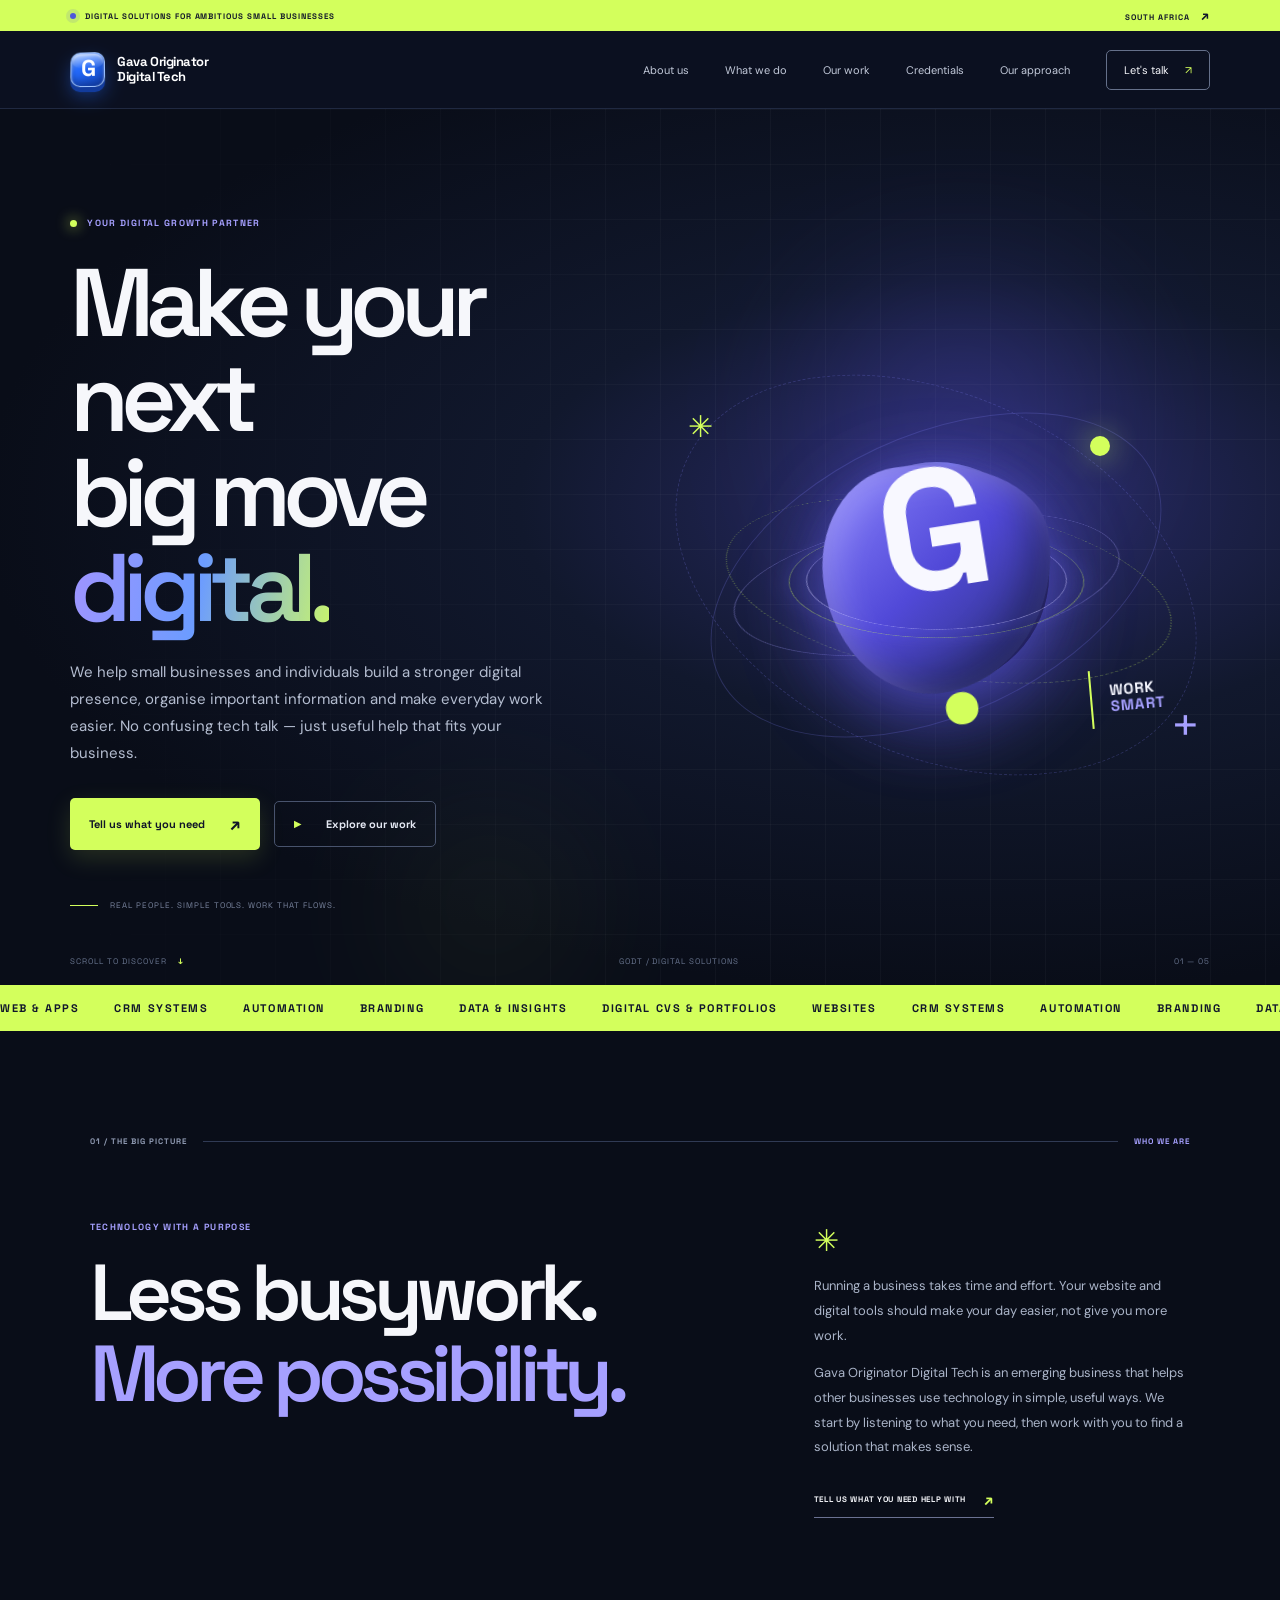
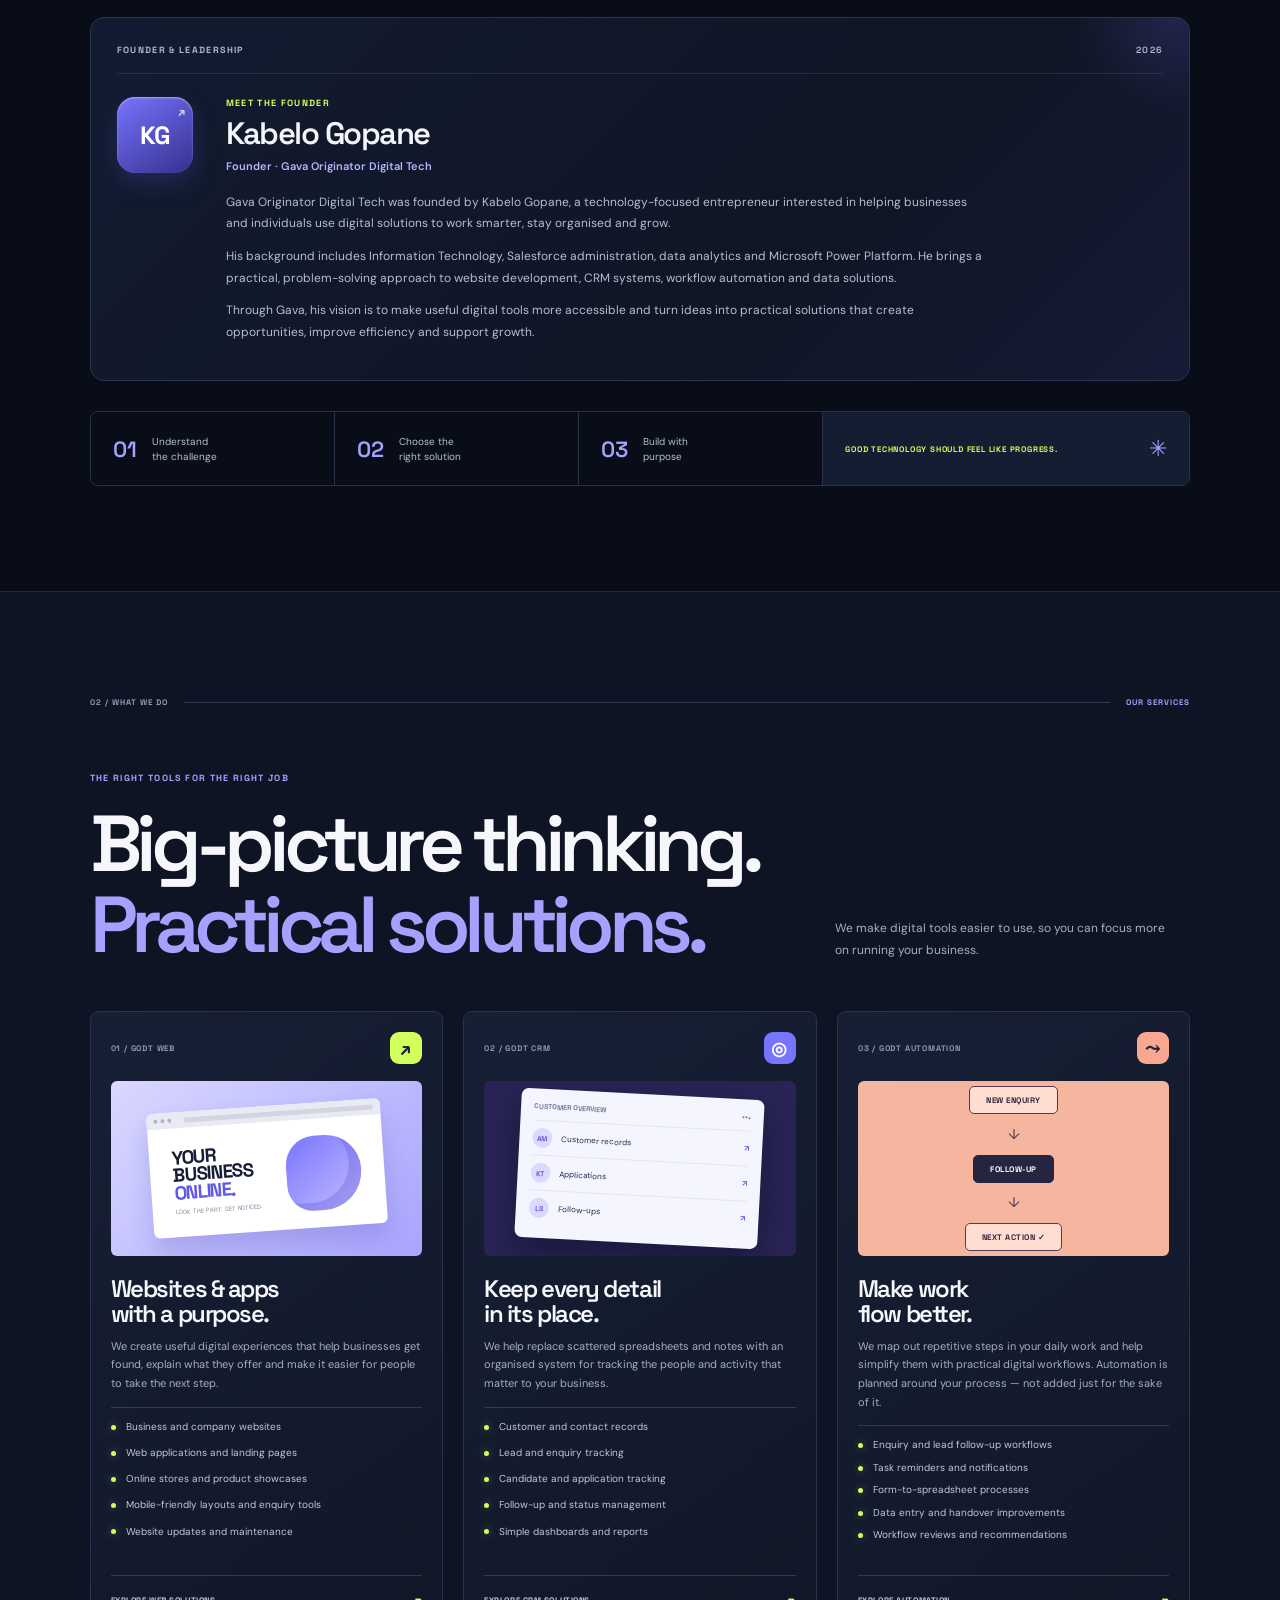
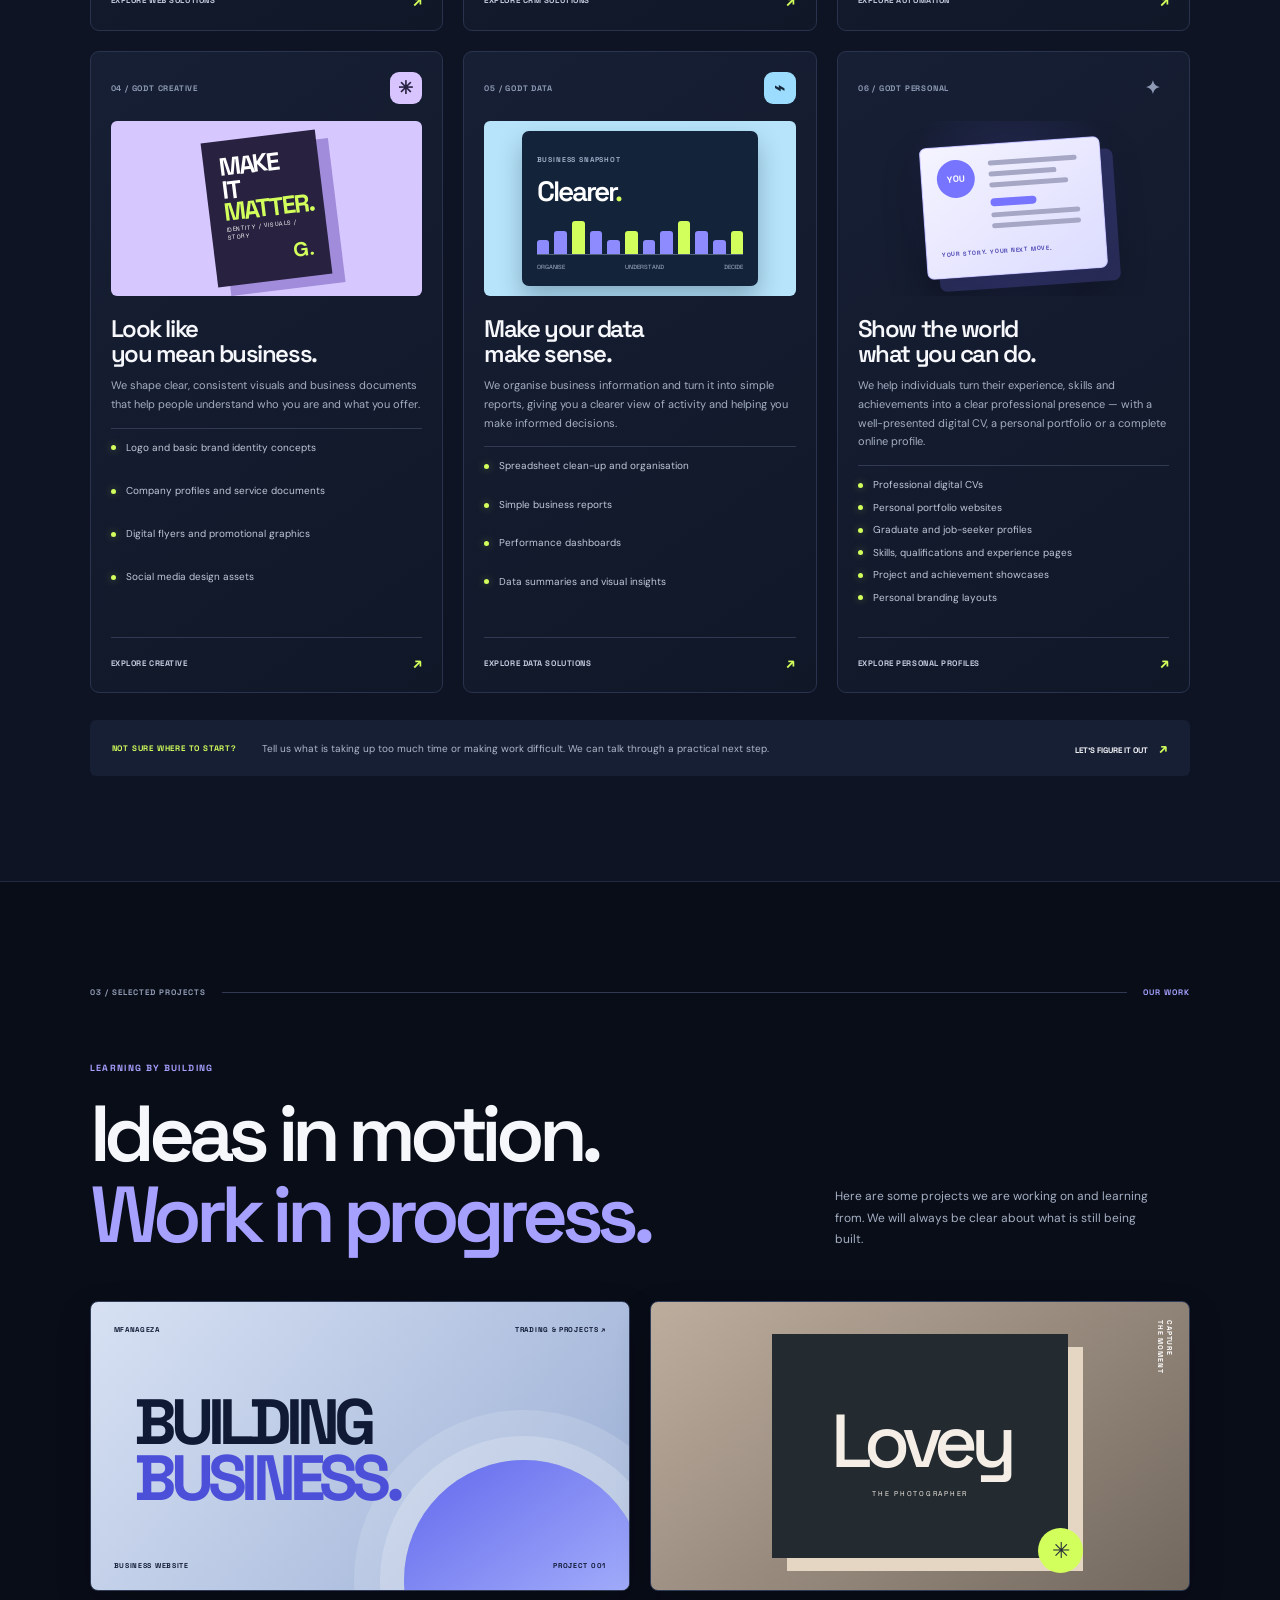
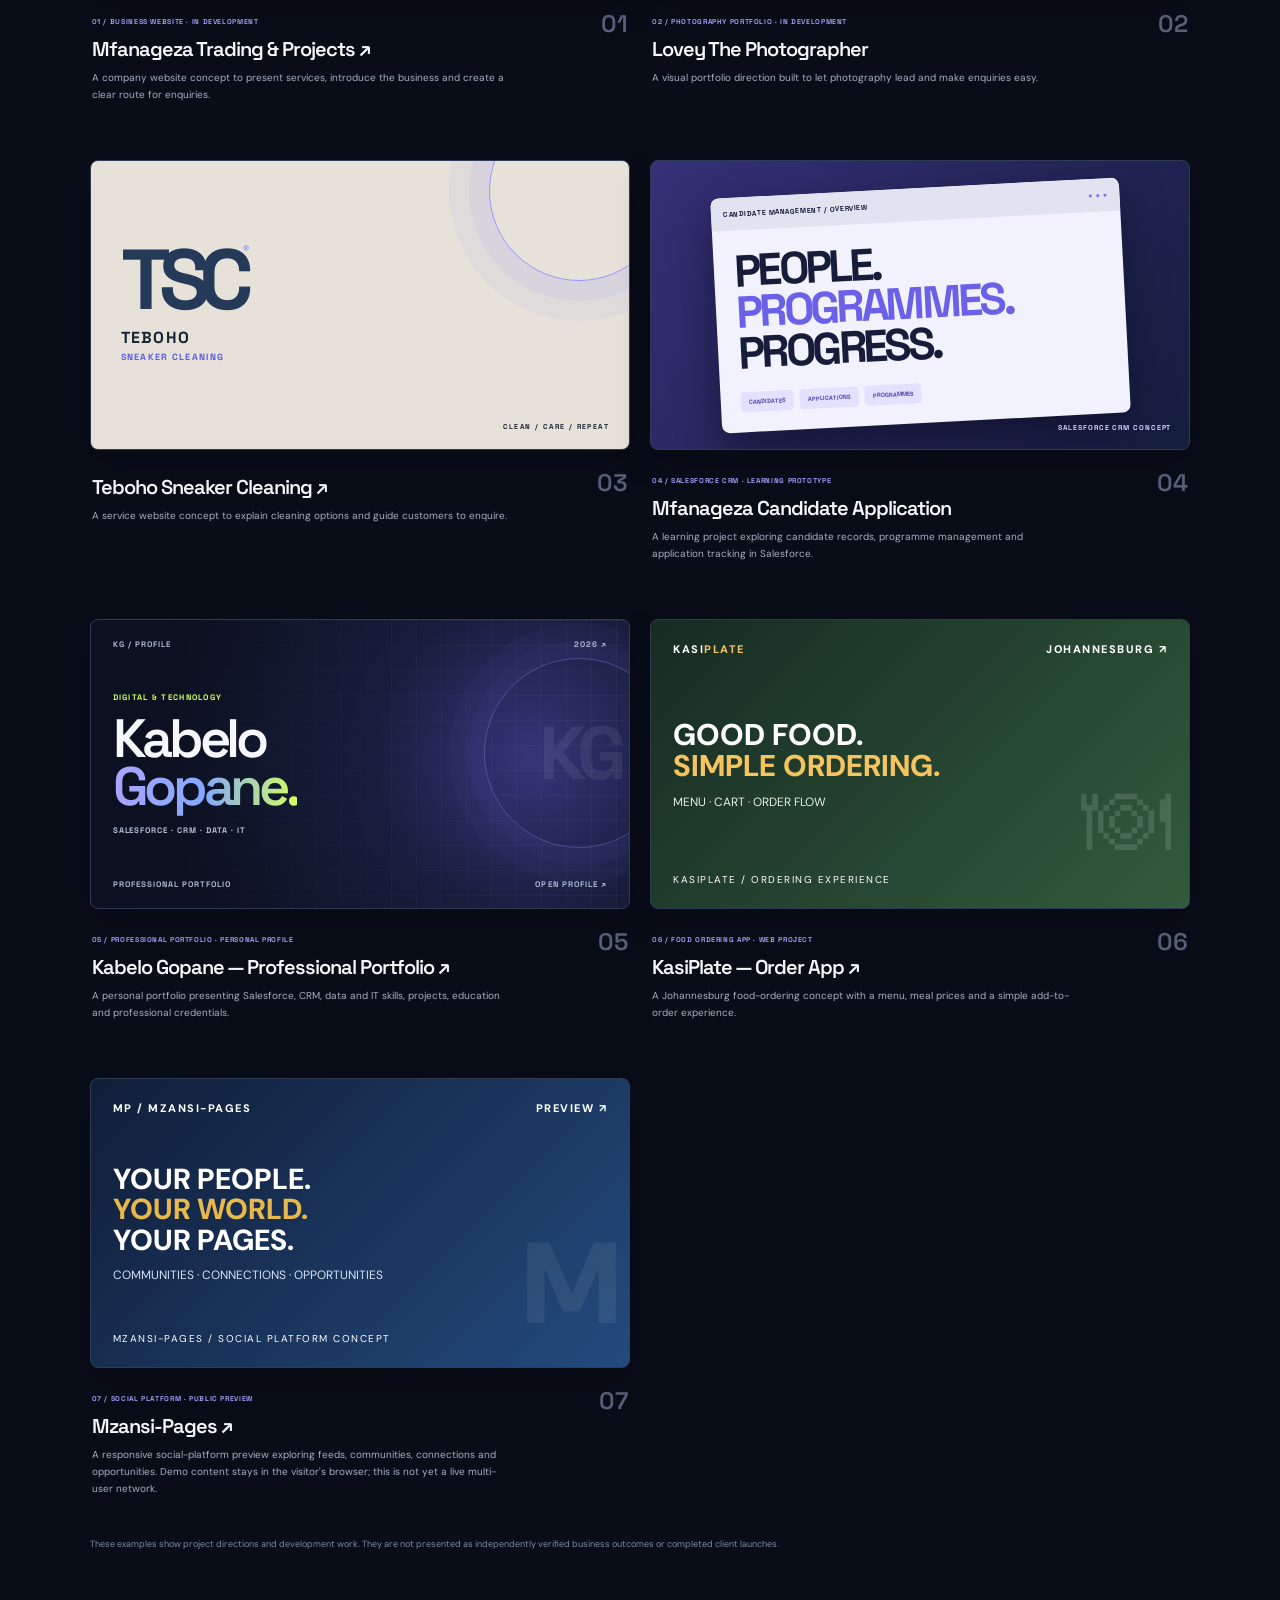
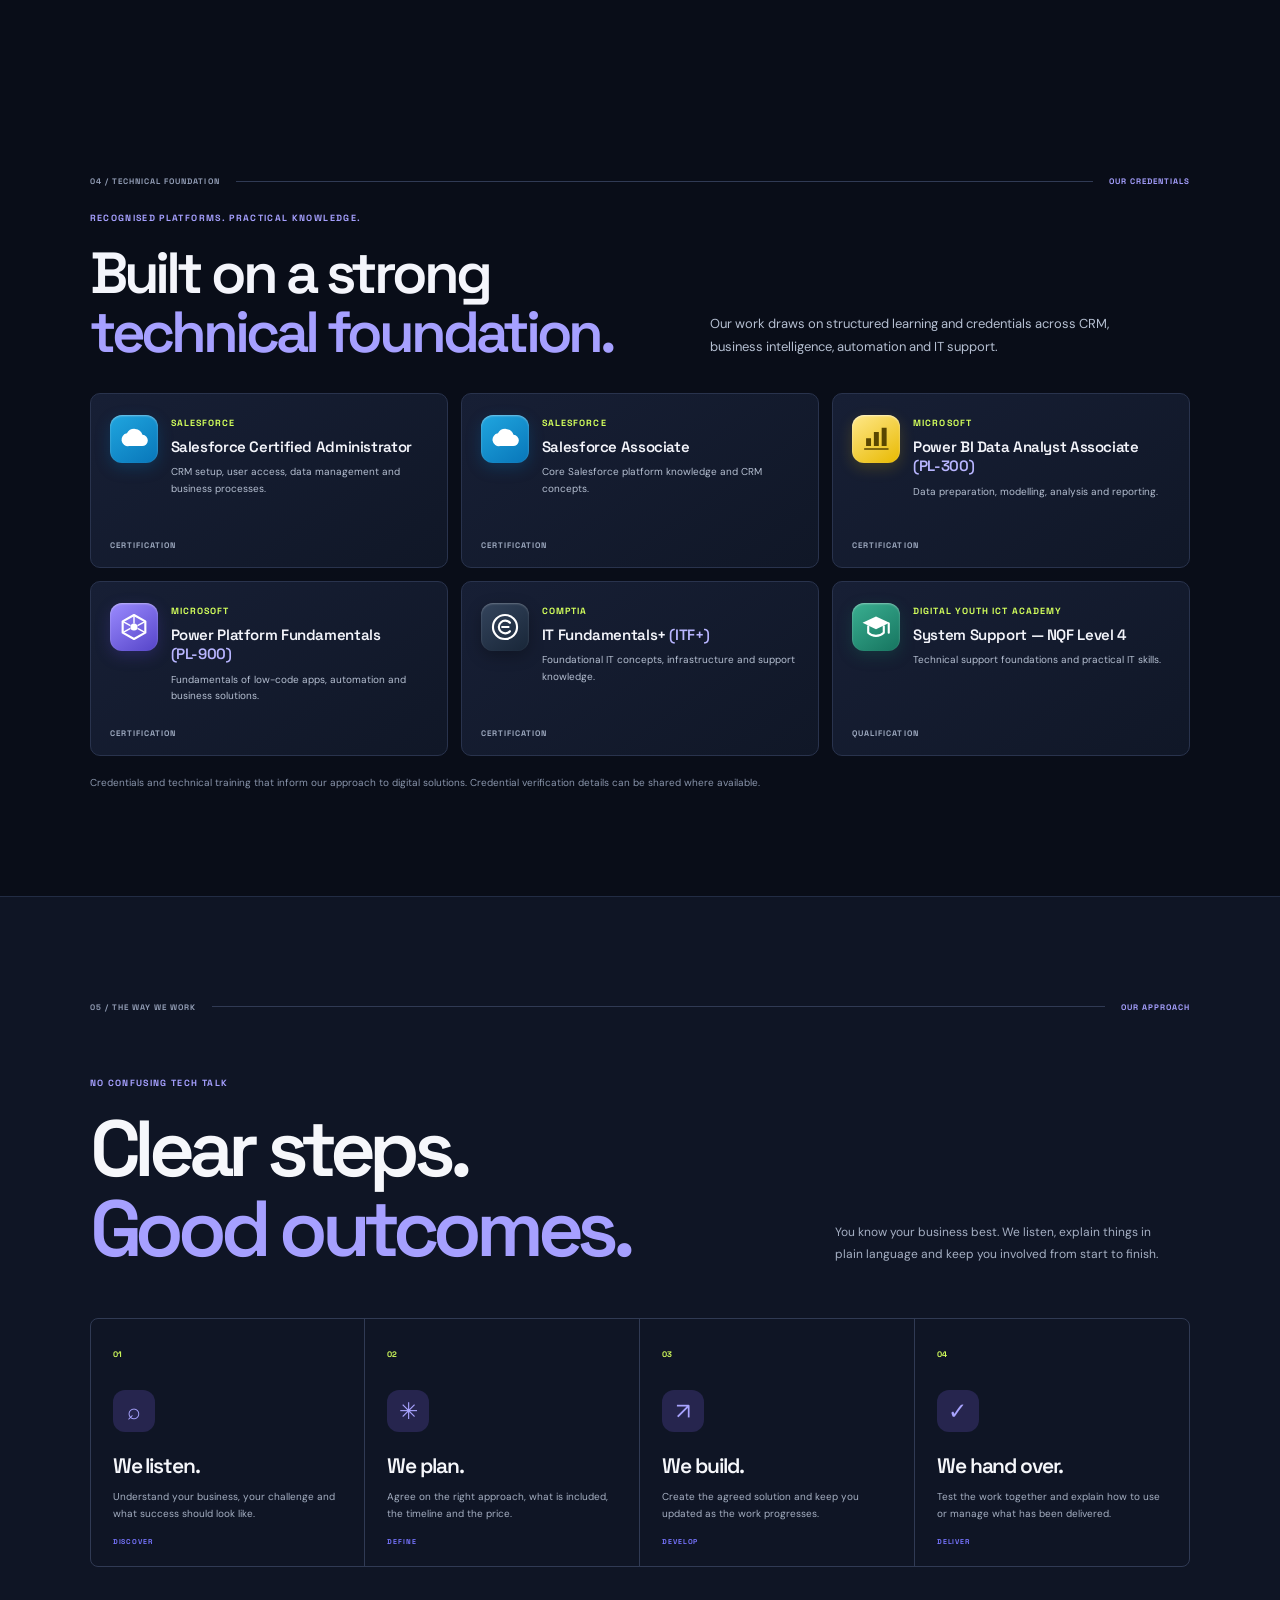
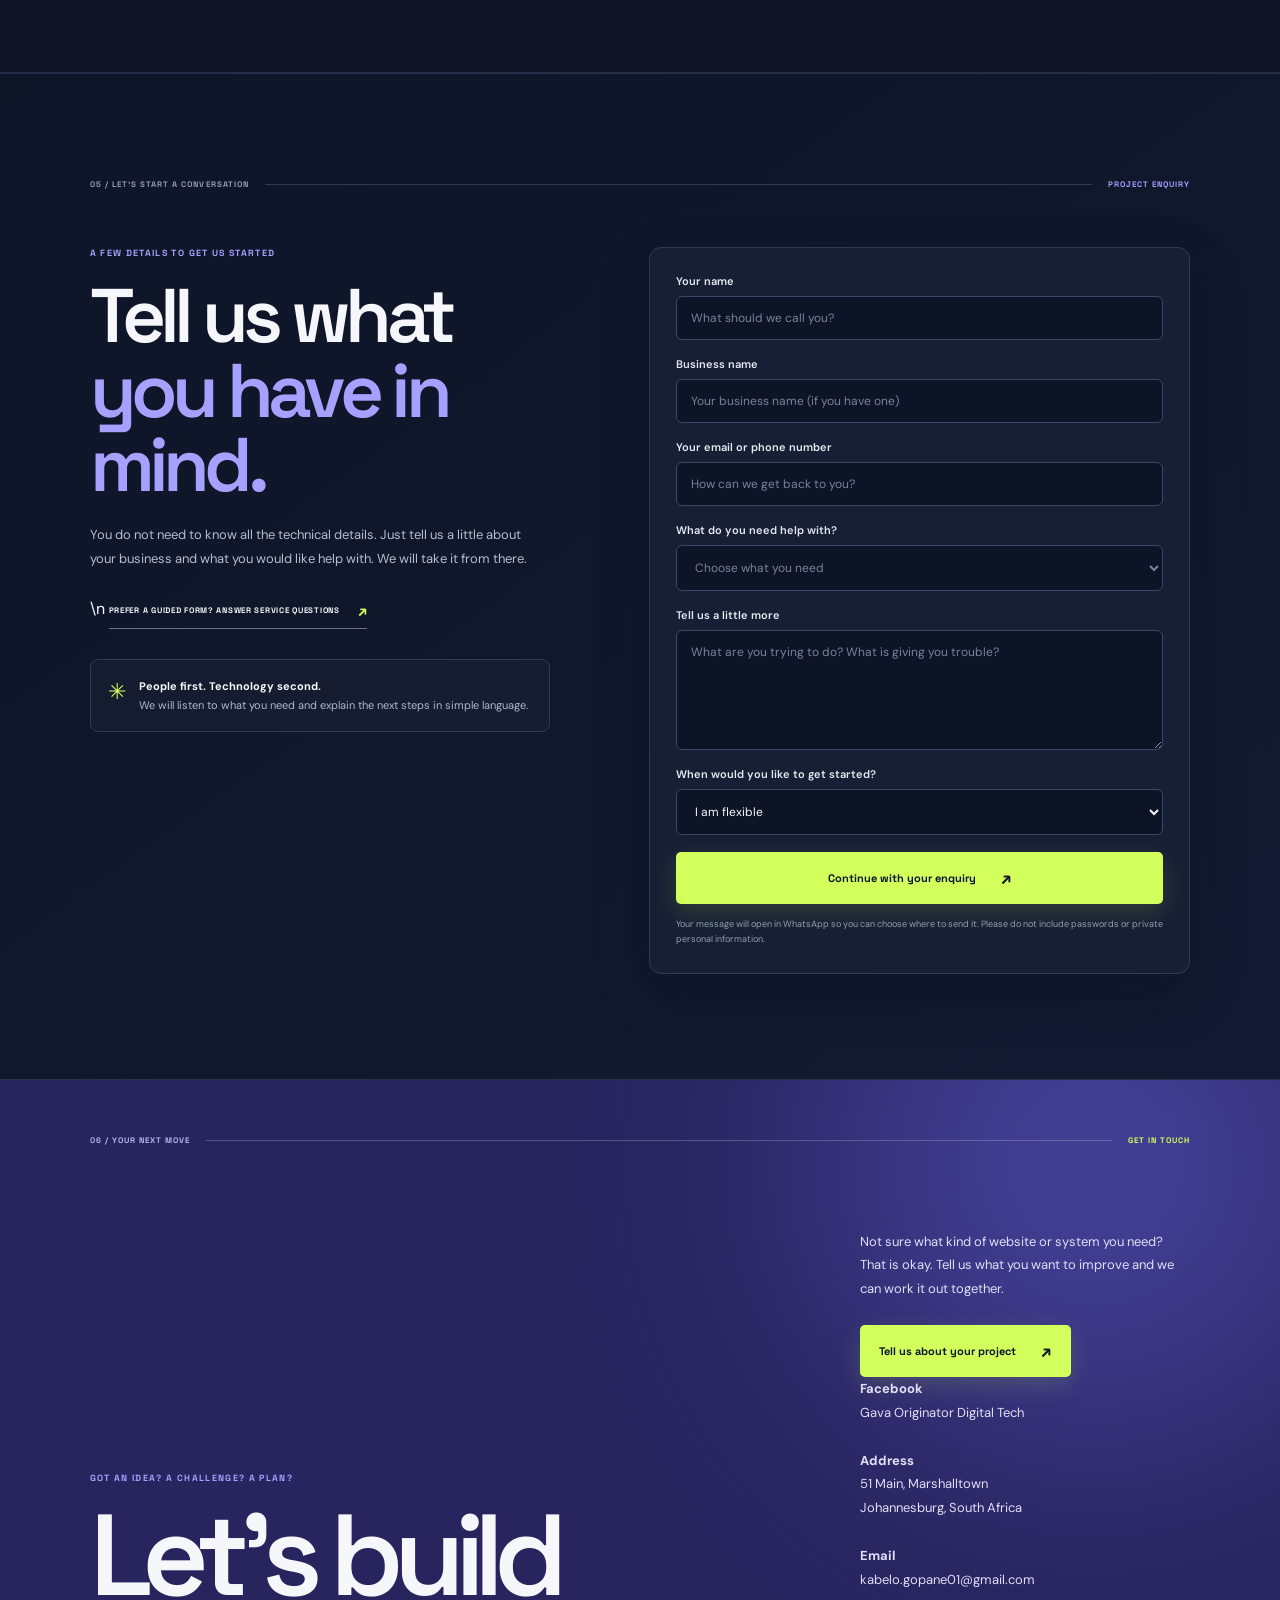
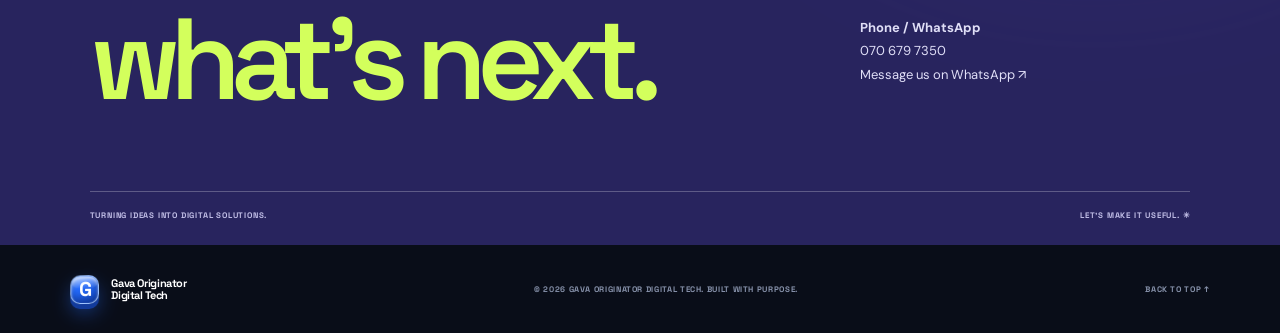
<file: index.html>
<!DOCTYPE html>
<html lang="en">
<head>
  <meta charset="UTF-8">
  <meta name="viewport" content="width=device-width, initial-scale=1">
  <meta name="description" content="Gava Originator Digital Tech helps small businesses get online, stay organised and make everyday work easier with simple digital tools.">
  <meta name="theme-color" content="#090d18">
  <title>Gava Originator Digital Tech — Work Smart.</title>
  <link rel="preconnect" href="https://fonts.googleapis.com">
  <link rel="preconnect" href="https://fonts.gstatic.com" crossorigin>
  <link href="https://fonts.googleapis.com/css2?family=DM+Sans:wght@400;500;600;700&family=Space+Grotesk:wght@400;500;600;700&display=swap" rel="stylesheet">
  <link rel="stylesheet" href="style.css?v=20261126-credentials">
</head>
<body>
  <a class="skip-link" href="#main">Skip to content</a>
  <div class="announcement"><span class="pulse"></span> DIGITAL SOLUTIONS FOR AMBITIOUS SMALL BUSINESSES <span class="announcement-right">SOUTH AFRICA <b>↗</b></span></div>
  <header class="site-header">
    <a class="brand" href="#home" aria-label="Gava Originator Digital Tech home"><span class="brand-mark" style="background:#246BFD;color:#fff">G<span style="color:#fff">.</span></span><span class="brand-name">Gava Originator<br><span>Digital Tech</span></span></a>
    <button class="menu-toggle" aria-expanded="false" aria-controls="nav" aria-label="Open menu"><span></span><span></span></button>
    <nav id="nav" class="nav" aria-label="Main navigation">
      <a href="#about">About us</a><a href="#services">What we do</a><a href="#work">Our work</a><a href="#credentials">Credentials</a><a href="#process">Our approach</a>
      <a class="nav-cta" href="#contact">Let's talk <span>↗</span></a>
    </nav>
  </header>

  <main id="main">
    <section class="hero" id="home">
      <div class="hero-glow glow-a"></div><div class="hero-glow glow-b"></div>
      <div class="hero-grid">
        <div class="hero-content">
          <div class="eyebrow"><span class="eyebrow-dot"></span> YOUR DIGITAL GROWTH PARTNER</div>
          <h1>Make your next<br>big move <span class="gradient-text">digital.</span></h1>
          <p class="hero-lead">We help small businesses and individuals build a stronger digital presence, organise important information and make everyday work easier. No confusing tech talk — just useful help that fits your business.</p>
          <div class="hero-buttons"><a class="btn btn-lime" href="#project-form">Tell us what you need <span>↗</span></a><a class="btn btn-ghost" href="#work"><span class="play-icon">▶</span> Explore our work</a></div>
          <div class="hero-note"><span class="note-line"></span><span>REAL PEOPLE. SIMPLE TOOLS. WORK THAT FLOWS.</span></div>
        </div>
        <div class="hero-visual" aria-label="Abstract GODT brand artwork">
          <div class="visual-orbit orbit-a"></div><div class="visual-orbit orbit-b"></div>
          
          <div class="hero-artwork" aria-hidden="true">
            <div class="art-ring art-ring-one"></div>
            <div class="art-ring art-ring-two"></div>
            <div class="art-glow"></div>
            <div class="art-core"><div class="art-monogram">G<span>.</span></div></div>
            <div class="art-orbit-dot"></div>
            <div class="art-caption">WORK<br><span>SMART</span></div>
          </div>
          <div class="visual-cross cross-one">✳</div><div class="visual-cross cross-two">+</div>
        </div>
      </div>
      <div class="hero-bottomline"><span>SCROLL TO DISCOVER <b>↓</b></span><span>GODT / DIGITAL SOLUTIONS</span><span>01 — 05</span></div>
    </section>

    <section class="ticker" aria-label="Gava Originator Digital Tech services"><div class="ticker-track"><span>WEB & APPS</span><span>CRM SYSTEMS</span><span>AUTOMATION</span><span>BRANDING</span><span>DATA & INSIGHTS</span><span>DIGITAL CVS & PORTFOLIOS</span><span>WEBSITES</span><span>CRM SYSTEMS</span><span>AUTOMATION</span><span>BRANDING</span><span>DATA & INSIGHTS</span></div></section>

    <section class="intro section-wrap" id="about">
      <div class="section-kicker"><span>01 / THE BIG PICTURE</span><span class="kicker-line"></span><span>WHO WE ARE</span></div>
      <div class="intro-layout">
        <div><p class="mini-label">TECHNOLOGY WITH A PURPOSE</p><h2>Less busywork.<br><span class="text-purple">More possibility.</span></h2></div>
        <div class="intro-text"><div class="intro-symbol">✳</div><p>Running a business takes time and effort. Your website and digital tools should make your day easier, not give you more work.</p><p>Gava Originator Digital Tech is an emerging business that helps other businesses use technology in simple, useful ways. We start by listening to what you need, then work with you to find a solution that makes sense.</p><a class="arrow-link" href="#contact">TELL US WHAT YOU NEED HELP WITH <span>↗</span></a></div>
      </div>

      <div class="founder-profile">
        <div class="founder-profile-label"><span>FOUNDER & LEADERSHIP</span><span>2026</span></div>
        <div class="founder-profile-content">
          <div class="founder-initials" aria-hidden="true">KG<span>↗</span></div>
          <div class="founder-profile-copy">
            <p class="mini-label">MEET THE FOUNDER</p>
            <h3>Kabelo Gopane</h3>
            <p class="founder-role">Founder · Gava Originator Digital Tech</p>
            <p>Gava Originator Digital Tech was founded by Kabelo Gopane, a technology-focused entrepreneur interested in helping businesses and individuals use digital solutions to work smarter, stay organised and grow.</p>
            <p>His background includes Information Technology, Salesforce administration, data analytics and Microsoft Power Platform. He brings a practical, problem-solving approach to website development, CRM systems, workflow automation and data solutions.</p>
            <p>Through Gava, his vision is to make useful digital tools more accessible and turn ideas into practical solutions that create opportunities, improve efficiency and support growth.</p>
          </div>
        </div>
      </div>

      <div class="value-strip"><div><b>01</b><span>Understand<br>the challenge</span></div><div><b>02</b><span>Choose the<br>right solution</span></div><div><b>03</b><span>Build with<br>purpose</span></div><div class="value-highlight"><span>GOOD TECHNOLOGY SHOULD FEEL LIKE PROGRESS.</span><span>✳</span></div></div>
    </section>

    <section class="services section-wrap" id="services">
      <div class="section-kicker"><span>02 / WHAT WE DO</span><span class="kicker-line"></span><span>OUR SERVICES</span></div>
      <div class="section-title-row"><div><p class="mini-label">THE RIGHT TOOLS FOR THE RIGHT JOB</p><h2>Big-picture thinking.<br><span class="text-purple">Practical solutions.</span></h2></div><p>We make digital tools easier to use, so you can focus more on running your business.</p></div>
      <div class="service-cards">
        <article class="service-card" data-service-link="services.html#web" tabindex="0" role="link" aria-label="Read more about websites and applications"><div class="card-top"><span>01 / GODT WEB</span><span class="service-icon icon-web">↗</span></div><div class="service-graphic web-graphic"><div class="browser-ui"><div class="browser-bar"><i></i><i></i><i></i><span></span></div><div class="browser-content"><div class="browser-copy"><b>YOUR<br>BUSINESS<br><em>ONLINE.</em></b><small>LOOK THE PART. GET NOTICED.</small></div><div class="browser-shape"></div></div></div></div><h3>Websites & apps<br>with a purpose.</h3><p>We create useful digital experiences that help businesses get found, explain what they offer and make it easier for people to take the next step.</p><ul class="service-details"><li>Business and company websites</li><li>Web applications and landing pages</li><li>Online stores and product showcases</li><li>Mobile-friendly layouts and enquiry tools</li><li>Website updates and maintenance</li></ul><a href="services.html#web" class="card-link">EXPLORE WEB SOLUTIONS <span>↗</span></a></article>
        <article class="service-card" data-service-link="services.html#crm" tabindex="0" role="link" aria-label="Read more about CRM systems"><div class="card-top"><span>02 / GODT CRM</span><span class="service-icon icon-crm">◎</span></div><div class="service-graphic crm-graphic"><div class="crm-widget"><div class="widget-head">CUSTOMER OVERVIEW <span>•••</span></div><div class="widget-row"><i>AM</i><span>Customer records</span><b>↗</b></div><div class="widget-row"><i>KT</i><span>Applications</span><b>↗</b></div><div class="widget-row"><i>LS</i><span>Follow-ups</span><b>↗</b></div></div></div><h3>Keep every detail<br>in its place.</h3><p>We help replace scattered spreadsheets and notes with an organised system for tracking the people and activity that matter to your business.</p><ul class="service-details"><li>Customer and contact records</li><li>Lead and enquiry tracking</li><li>Candidate and application tracking</li><li>Follow-up and status management</li><li>Simple dashboards and reports</li></ul><a href="services.html#crm" class="card-link">EXPLORE CRM SOLUTIONS <span>↗</span></a></article>
        <article class="service-card" data-service-link="services.html#automation" tabindex="0" role="link" aria-label="Read more about automation"><div class="card-top"><span>03 / GODT AUTOMATION</span><span class="service-icon icon-auto">⤳</span></div><div class="service-graphic auto-graphic"><div class="flow-node">NEW ENQUIRY</div><div class="flow-line">↓</div><div class="flow-node flow-active">FOLLOW-UP</div><div class="flow-line">↓</div><div class="flow-node">NEXT ACTION <span>✓</span></div></div><h3>Make work<br>flow better.</h3><p>We map out repetitive steps in your daily work and help simplify them with practical digital workflows. Automation is planned around your process — not added just for the sake of it.</p><ul class="service-details"><li>Enquiry and lead follow-up workflows</li><li>Task reminders and notifications</li><li>Form-to-spreadsheet processes</li><li>Data entry and handover improvements</li><li>Workflow reviews and recommendations</li></ul><a href="services.html#automation" class="card-link">EXPLORE AUTOMATION <span>↗</span></a></article>
        <article class="service-card" data-service-link="services.html#creative" tabindex="0" role="link" aria-label="Read more about creative and branding"><div class="card-top"><span>04 / GODT CREATIVE</span><span class="service-icon icon-creative">✳</span></div><div class="service-graphic creative-graphic"><div class="creative-poster"><span>MAKE<br>IT <i>MATTER.</i></span><small>IDENTITY / VISUALS / STORY</small><b>G.</b></div></div><h3>Look like<br>you mean business.</h3><p>We shape clear, consistent visuals and business documents that help people understand who you are and what you offer.</p><ul class="service-details"><li>Logo and basic brand identity concepts</li><li>Company profiles and service documents</li><li>Digital flyers and promotional graphics</li><li>Social media design assets</li></ul><a href="services.html#creative" class="card-link">EXPLORE CREATIVE <span>↗</span></a></article>
        <article class="service-card" data-service-link="services.html#data" tabindex="0" role="link" aria-label="Read more about data and reporting"><div class="card-top"><span>05 / GODT DATA</span><span class="service-icon icon-data">⌁</span></div><div class="service-graphic data-graphic"><div class="data-card"><small>BUSINESS SNAPSHOT</small><div class="data-number">Clearer<span>.</span></div><div class="data-chart"><i></i><i></i><i></i><i></i><i></i><i></i><i></i><i></i><i></i><i></i><i></i><i></i></div><div class="data-legend"><span>ORGANISE</span><span>UNDERSTAND</span><span>DECIDE</span></div></div></div><h3>Make your data<br>make sense.</h3><p>We organise business information and turn it into simple reports, giving you a clearer view of activity and helping you make informed decisions.</p><ul class="service-details"><li>Spreadsheet clean-up and organisation</li><li>Simple business reports</li><li>Performance dashboards</li><li>Data summaries and visual insights</li></ul><a href="services.html#data" class="card-link">EXPLORE DATA SOLUTIONS <span>↗</span></a></article>
      
        <article class="service-card" data-service-link="services.html#personal" tabindex="0" role="link" aria-label="Read more about personal digital profiles"><div class="card-top"><span>06 / GODT PERSONAL</span><span class="service-icon icon-personal">✦</span></div><div class="service-graphic personal-graphic"><div class="cv-sheet"><div class="cv-avatar">YOU</div><div class="cv-lines"><i></i><i></i><i></i><b></b><i></i><i></i></div><div class="cv-label">YOUR STORY. YOUR NEXT MOVE.</div></div></div><h3>Show the world<br>what you can do.</h3><p>We help individuals turn their experience, skills and achievements into a clear professional presence — with a well-presented digital CV, a personal portfolio or a complete online profile.</p><ul class="service-details"><li>Professional digital CVs</li><li>Personal portfolio websites</li><li>Graduate and job-seeker profiles</li><li>Skills, qualifications and experience pages</li><li>Project and achievement showcases</li><li>Personal branding layouts</li></ul><a href="personal-profiles.html" class="card-link">EXPLORE PERSONAL PROFILES <span>↗</span></a></article>
      </div>
      <div class="services-note"><span>NOT SURE WHERE TO START?</span><p>Tell us what is taking up too much time or making work difficult. We can talk through a practical next step.</p><a href="#project-form">LET'S FIGURE IT OUT <b>↗</b></a></div>
    </section>

    <section class="work section-wrap" id="work">
      <div class="section-kicker"><span>03 / SELECTED PROJECTS</span><span class="kicker-line"></span><span>OUR WORK</span></div>
      <div class="section-title-row"><div><p class="mini-label">LEARNING BY BUILDING</p><h2>Ideas in motion.<br><span class="text-purple">Work in progress.</span></h2></div><p>Here are some projects we are working on and learning from. We will always be clear about what is still being built.</p></div>
      <div class="work-grid">
        <article class="work-card work-large"><a class="project-preview-link" href="https://kabelogopane.github.io/Mfanageza-Trading-and-Projects/" target="_blank" rel="noopener noreferrer" aria-label="Open Mfanageza Trading and Projects website"><div class="work-preview preview-mfan"><div class="preview-top"><span>MFANAGEZA</span><span>TRADING & PROJECTS ↗</span></div><div class="preview-main">BUILDING<br><span>BUSINESS.</span></div><div class="preview-bottom"><span>BUSINESS WEBSITE</span><span>PROJECT 001</span></div><div class="preview-orb"></div></div></a><div class="work-info"><div><span class="project-type">01 / BUSINESS WEBSITE · IN DEVELOPMENT</span><h3><a class="project-title-link" href="https://kabelogopane.github.io/Mfanageza-Trading-and-Projects/" target="_blank" rel="noopener noreferrer">Mfanageza Trading & Projects ↗</a></h3><p>A company website concept to present services, introduce the business and create a clear route for enquiries.</p></div><span class="work-index">01</span></div></article>
        <article class="work-card"><a class="project-preview-link" href="https://kabelogopane.github.io/Lovey-The-Photographer/" target="_blank" rel="noopener noreferrer" aria-label="Open Lovey The Photographer website"><div class="work-preview preview-lovey"><div class="photo-frame"><span class="photo-script">Lovey</span><span>THE PHOTOGRAPHER</span><i>✳</i></div><div class="preview-corner">CAPTURE<br>THE MOMENT</div></div></a><div class="work-info"><div><span class="project-type">02 / PHOTOGRAPHY PORTFOLIO · IN DEVELOPMENT</span><h3><a class="project-title-link" href="https://kabelogopane.github.io/Lovey-The-Photographer/" target="_blank" rel="noopener noreferrer">Lovey The Photographer</a></h3><p>A visual portfolio direction built to let photography lead and make enquiries easy.</p></div><span class="work-index">02</span></div></article>
        <article class="work-card"><a class="project-preview-link" href="https://kabelogopane.github.io/TSC/" target="_blank" rel="noopener noreferrer" aria-label="Open Teboho Sneaker Cleaning website"><a class="project-preview-link" href="https://kabelogopane.github.io/Mfanageza-Trading-Projects-CRM-Solution/" target="_blank" rel="noopener noreferrer" aria-label="Open Mfanageza Candidate Application app"><div class="work-preview preview-tsc"><div class="tsc-badge">TSC<span>®</span></div><div class="tsc-name">TEBOHO<br><i>SNEAKER CLEANING</i></div><div class="tsc-bottom">CLEAN / CARE / REPEAT</div><div class="tsc-circle"></div></a></div></a><div class="work-info"><div><h3><a class="project-title-link" href="https://kabelogopane.github.io/TSC/" target="_blank" rel="noopener noreferrer">Teboho Sneaker Cleaning ↗</a></h3><p>A service website concept to explain cleaning options and guide customers to enquire.</p></div><span class="work-index">03</span></div></article>
        <article class="work-card work-large"><div class="work-preview preview-crm"><div class="crm-window"><div class="crm-window-head">CANDIDATE MANAGEMENT / OVERVIEW <span>● ● ●</span></div><div class="crm-window-body"><div class="crm-big">PEOPLE.<br><em>PROGRAMMES.</em><br>PROGRESS.</div><div class="crm-pills"><span>CANDIDATES</span><span>APPLICATIONS</span><span>PROGRAMMES</span></div></div></div><div class="crm-caption">SALESFORCE CRM CONCEPT</div></div><div class="work-info"><div><span class="project-type">04 / SALESFORCE CRM · LEARNING PROTOTYPE</span><h3><a class="project-title-link" href="https://kabelogopane.github.io/Mfanageza-Trading-Projects-CRM-Solution/" target="_blank" rel="noopener noreferrer">Mfanageza Candidate Application</a></h3><p>A learning project exploring candidate records, programme management and application tracking in Salesforce.</p></div><span class="work-index">04</span></div></article>
        <article class="work-card">
          <a class="project-preview-link" href="https://kabelogopane.github.io/My-Portfolio-2/" target="_blank" rel="noopener noreferrer" aria-label="Open Kabelo Gopane professional portfolio">
            <div class="work-preview preview-portfolio">
              <div class="portfolio-preview-top"><span>KG / PROFILE</span><span>2026 ↗</span></div>
              <div class="portfolio-preview-main"><span class="portfolio-preview-kicker">DIGITAL & TECHNOLOGY</span><strong>Kabelo<br><em>Gopane.</em></strong><span class="portfolio-preview-role">SALESFORCE · CRM · DATA · IT</span></div>
              <div class="portfolio-preview-bottom"><span>PROFESSIONAL PORTFOLIO</span><span>OPEN PROFILE ↗</span></div>
              <div class="portfolio-preview-orb"></div>
            </div>
          </a>
          <div class="work-info"><div><span class="project-type">05 / PROFESSIONAL PORTFOLIO · PERSONAL PROFILE</span><h3><a class="project-title-link" href="https://kabelogopane.github.io/My-Portfolio-2/" target="_blank" rel="noopener noreferrer">Kabelo Gopane — Professional Portfolio ↗</a></h3><p>A personal portfolio presenting Salesforce, CRM, data and IT skills, projects, education and professional credentials.</p></div><span class="work-index">05</span></div>
        </article>
        <article class="work-card">
          <a class="project-preview-link" href="https://kabelogopane.github.io/Order-App/" target="_blank" rel="noopener noreferrer" aria-label="Open KasiPlate ordering app">
            <div class="work-preview" style="min-height:230px;background:linear-gradient(135deg,#172b22,#315b3d);color:#fff;display:flex;flex-direction:column;justify-content:space-between;padding:22px;position:relative;overflow:hidden">
              <div style="display:flex;justify-content:space-between;font-size:11px;letter-spacing:1.5px;font-weight:800"><span>KASI<span style="color:#f5c45e">PLATE</span></span><span>JOHANNESBURG ↗</span></div>
              <div style="position:relative;z-index:1"><div style="font-size:30px;font-weight:800;line-height:1.05">GOOD FOOD.<br><span style="color:#f5c45e">SIMPLE ORDERING.</span></div><div style="font-size:12px;margin-top:12px;color:#e5efdf">MENU · CART · ORDER FLOW</div></div>
              <div style="font-size:10px;letter-spacing:1.5px">KASIPLATE / ORDERING EXPERIENCE</div>
              <div style="position:absolute;right:18px;bottom:30px;font-size:90px;opacity:.13">🍽</div>
            </div>
          </a>
          <div class="work-info"><div><span class="project-type">06 / FOOD ORDERING APP · WEB PROJECT</span><h3><a class="project-title-link" href="https://kabelogopane.github.io/Order-App/" target="_blank" rel="noopener noreferrer">KasiPlate — Order App ↗</a></h3><p>A Johannesburg food-ordering concept with a menu, meal prices and a simple add-to-order experience.</p></div><span class="work-index">06</span></div>
        </article>
        <article class="work-card">
          <a class="project-preview-link" href="https://kabelogopane.github.io/Mzansi-Pages/" target="_blank" rel="noopener noreferrer" aria-label="Open Mzansi-Pages preview">
            <div class="work-preview" style="min-height:230px;background:linear-gradient(135deg,#101d38,#234b7d);color:#fff;display:flex;flex-direction:column;justify-content:space-between;padding:22px;position:relative;overflow:hidden">
              <div style="display:flex;justify-content:space-between;font-size:11px;letter-spacing:1.5px;font-weight:800"><span>MP / MZANSI-PAGES</span><span>PREVIEW ↗</span></div>
              <div style="position:relative;z-index:1"><div style="font-size:29px;font-weight:800;line-height:1.05">YOUR PEOPLE.<br><span style="color:#e7b84b">YOUR WORLD.</span><br>YOUR PAGES.</div><div style="font-size:12px;margin-top:12px;color:#d4e3f6">COMMUNITIES · CONNECTIONS · OPPORTUNITIES</div></div>
              <div style="font-size:10px;letter-spacing:1.5px">MZANSI-PAGES / SOCIAL PLATFORM CONCEPT</div>
              <div style="position:absolute;right:8px;bottom:8px;font-size:115px;font-weight:900;color:#ffffff12">M</div>
            </div>
          </a>
          <div class="work-info"><div><span class="project-type">07 / SOCIAL PLATFORM · PUBLIC PREVIEW</span><h3><a class="project-title-link" href="https://kabelogopane.github.io/Mzansi-Pages/" target="_blank" rel="noopener noreferrer">Mzansi-Pages ↗</a></h3><p>A responsive social-platform preview exploring feeds, communities, connections and opportunities. Demo content stays in the visitor's browser; this is not yet a live multi-user network.</p></div><span class="work-index">07</span></div>
        </article>
      </div>

      <p class="portfolio-note">These examples show project directions and development work. They are not presented as independently verified business outcomes or completed client launches.</p>
    </section>


    <section class="credentials section-wrap" id="credentials">
      <div class="section-kicker"><span>04 / TECHNICAL FOUNDATION</span><span class="kicker-line"></span><span>OUR CREDENTIALS</span></div>
      <div class="credentials-heading">
        <div><p class="mini-label">RECOGNISED PLATFORMS. PRACTICAL KNOWLEDGE.</p><h2>Built on a strong<br><span class="text-purple">technical foundation.</span></h2></div>
        <p>Our work draws on structured learning and credentials across CRM, business intelligence, automation and IT support.</p>
      </div>
      <div class="credential-grid">
        <article class="credential-card"><span class="credential-mark credential-salesforce" aria-hidden="true"><svg viewBox="0 0 48 48"><path d="M17 34h18a8 8 0 0 0 1-16 12 12 0 0 0-22-2 9 9 0 0 0 3 18Z" fill="currentColor"/><path d="M19 26h14M23 21l-4 5 4 5" fill="none" stroke="#fff" stroke-width="2" stroke-linecap="round" stroke-linejoin="round"/></svg></span><div><small>SALESFORCE</small><h3>Salesforce Certified Administrator</h3><p>CRM setup, user access, data management and business processes.</p></div><span class="credential-type">CERTIFICATION</span></article>
        <article class="credential-card"><span class="credential-mark credential-salesforce" aria-hidden="true"><svg viewBox="0 0 48 48"><path d="M17 34h18a8 8 0 0 0 1-16 12 12 0 0 0-22-2 9 9 0 0 0 3 18Z" fill="currentColor"/><path d="M19 26h14M23 21l-4 5 4 5" fill="none" stroke="#fff" stroke-width="2" stroke-linecap="round" stroke-linejoin="round"/></svg></span><div><small>SALESFORCE</small><h3>Salesforce Associate</h3><p>Core Salesforce platform knowledge and CRM concepts.</p></div><span class="credential-type">CERTIFICATION</span></article>
        <article class="credential-card"><span class="credential-mark credential-powerbi" aria-hidden="true"><svg viewBox="0 0 48 48"><path d="M10 34V23h7v11Zm11 0V14h7v20Zm11 0V8h7v26Z" fill="currentColor"/><path d="M8 38h33" stroke="currentColor" stroke-width="2" stroke-linecap="round"/></svg></span><div><small>MICROSOFT</small><h3>Power BI Data Analyst Associate <em>(PL-300)</em></h3><p>Data preparation, modelling, analysis and reporting.</p></div><span class="credential-type">CERTIFICATION</span></article>
        <article class="credential-card"><span class="credential-mark credential-powerplatform" aria-hidden="true"><svg viewBox="0 0 48 48"><path d="M24 7 40 16v16l-16 9L8 32V16Z" fill="none" stroke="currentColor" stroke-width="3" stroke-linejoin="round"/><circle cx="24" cy="24" r="5" fill="currentColor"/><path d="m24 7 0 12m16-3-11 6M8 16l11 6m-11 10 11-6m21 6-11-6" stroke="currentColor" stroke-width="2"/></svg></span><div><small>MICROSOFT</small><h3>Power Platform Fundamentals <em>(PL-900)</em></h3><p>Fundamentals of low-code apps, automation and business solutions.</p></div><span class="credential-type">CERTIFICATION</span></article>
        <article class="credential-card"><span class="credential-mark credential-comptia" aria-hidden="true"><svg viewBox="0 0 48 48"><circle cx="24" cy="24" r="17" fill="none" stroke="currentColor" stroke-width="3"/><path d="M31 18a9 9 0 1 0 0 12M29 24h-9" fill="none" stroke="currentColor" stroke-width="3" stroke-linecap="round"/></svg></span><div><small>COMPTIA</small><h3>IT Fundamentals+ <em>(ITF+)</em></h3><p>Foundational IT concepts, infrastructure and support knowledge.</p></div><span class="credential-type">CERTIFICATION</span></article>
        <article class="credential-card"><span class="credential-mark credential-qualification" aria-hidden="true"><svg viewBox="0 0 48 48"><path d="m5 18 19-9 19 9-19 9Z" fill="currentColor"/><path d="M13 23v9c6 6 16 6 22 0v-9M42 19v13" fill="none" stroke="currentColor" stroke-width="3" stroke-linecap="round" stroke-linejoin="round"/></svg></span><div><small>DIGITAL YOUTH ICT ACADEMY</small><h3>System Support — NQF Level 4</h3><p>Technical support foundations and practical IT skills.</p></div><span class="credential-type">QUALIFICATION</span></article>
      </div>
      <p class="credentials-footnote">Credentials and technical training that inform our approach to digital solutions. Credential verification details can be shared where available.</p>
    </section>

    <section class="approach section-wrap" id="process">
      <div class="section-kicker"><span>05 / THE WAY WE WORK</span><span class="kicker-line"></span><span>OUR APPROACH</span></div>
      <div class="approach-head"><div><p class="mini-label">NO CONFUSING TECH TALK</p><h2>Clear steps.<br><span class="text-purple">Good outcomes.</span></h2></div><p>You know your business best. We listen, explain things in plain language and keep you involved from start to finish.</p></div>
      <div class="steps-grid"><article><span class="step-no">01</span><div class="step-icon">⌕</div><h3>We listen.</h3><p>Understand your business, your challenge and what success should look like.</p><small>DISCOVER</small></article><article><span class="step-no">02</span><div class="step-icon">✳</div><h3>We plan.</h3><p>Agree on the right approach, what is included, the timeline and the price.</p><small>DEFINE</small></article><article><span class="step-no">03</span><div class="step-icon">↗</div><h3>We build.</h3><p>Create the agreed solution and keep you updated as the work progresses.</p><small>DEVELOP</small></article><article><span class="step-no">04</span><div class="step-icon">✓</div><h3>We hand over.</h3><p>Test the work together and explain how to use or manage what has been delivered.</p><small>DELIVER</small></article></div>
    </section>


    <section class="project-enquiry section-wrap" id="project-form">
      <div class="section-kicker"><span>05 / LET'S START A CONVERSATION</span><span class="kicker-line"></span><span>PROJECT ENQUIRY</span></div>
      <div class="enquiry-layout">
        <div class="enquiry-intro">
          <p class="mini-label">A FEW DETAILS TO GET US STARTED</p>
          <h2>Tell us what<br><span class="text-purple">you have in mind.</span></h2>
          <p>You do not need to know all the technical details. Just tell us a little about your business and what you would like help with. We will take it from there.</p>\n          <a class="arrow-link" href="client-brief.html">PREFER A GUIDED FORM? ANSWER SERVICE QUESTIONS <span>↗</span></a>
          <div class="enquiry-promise"><span>✳</span><p><strong>People first. Technology second.</strong><br>We will listen to what you need and explain the next steps in simple language.</p></div>
        </div>
        <form id="project-enquiry-form" class="project-form">
          <div class="form-field"><label for="enquiry-name">Your name</label><input id="enquiry-name" name="name" type="text" autocomplete="name" required maxlength="80" placeholder="What should we call you?"></div>
          <div class="form-field"><label for="enquiry-business">Business name</label><input id="enquiry-business" name="business" type="text" autocomplete="organization" maxlength="100" placeholder="Your business name (if you have one)"></div>
          <div class="form-field"><label for="enquiry-contact">Your email or phone number</label><input id="enquiry-contact" name="contact" type="text" required maxlength="100" placeholder="How can we get back to you?"></div>
          <div class="form-field"><label for="enquiry-service">What do you need help with?</label><select id="enquiry-service" name="service" required><option value="">Choose what you need</option><option>Website, web application or online store</option><option>Customer or candidate management (CRM)</option><option>Making everyday tasks easier (automation)</option><option>Logo, company profile or design</option><option>Business reports or dashboards</option><option>Digital CV or personal portfolio website</option><option>Not sure yet — I need advice</option><option>Something else</option></select></div>
          <div class="form-field"><label for="enquiry-message">Tell us a little more</label><textarea id="enquiry-message" name="message" rows="5" maxlength="1000" required placeholder="What are you trying to do? What is giving you trouble?"></textarea></div>
          <div class="form-field"><label for="enquiry-timing">When would you like to get started?</label><select id="enquiry-timing" name="timing"><option value="I am flexible">I am flexible</option><option>As soon as possible</option><option>Within the next month</option><option>In a few months</option><option>I am just exploring options</option></select></div>
          <button class="btn btn-lime enquiry-submit" type="submit">Continue with your enquiry <span>↗</span></button>
          <p class="form-note">Your message will open in WhatsApp so you can choose where to send it. Please do not include passwords or private personal information.</p>
        </form>
      </div>
    </section>

    <section class="contact-section" id="contact">
      <div class="contact-glow"></div><div class="contact-inner">
        <div class="section-kicker light-kicker"><span>06 / YOUR NEXT MOVE</span><span class="kicker-line"></span><span>GET IN TOUCH</span></div>
        <div class="contact-layout"><div><p class="mini-label">GOT AN IDEA? A CHALLENGE? A PLAN?</p><h2>Let's build<br><span>what's next.</span></h2></div><div class="contact-side"><p>Not sure what kind of website or system you need? That is okay. Tell us what you want to improve and we can work it out together.</p><a class="btn btn-lime contact-btn" href="#project-form">Tell us about your project <span>↗</span></a><div class="contact-details" id="contact-details"><p><strong>Facebook</strong><br>Gava Originator Digital Tech</p><p><strong>Address</strong><br>51 Main, Marshalltown<br>Johannesburg, South Africa</p><p><strong>Email</strong><br><a href="mailto:kabelo.gopane01@gmail.com">kabelo.gopane01@gmail.com</a></p><p><strong>Phone / WhatsApp</strong><br><a href="tel:+27706797350">070 679 7350</a><br><a href="https://wa.me/27706797350" target="_blank" rel="noopener noreferrer">Message us on WhatsApp ↗</a></p></div></div></div>
        <div class="contact-foot"><span>TURNING IDEAS INTO DIGITAL SOLUTIONS.</span><span>LET'S MAKE IT USEFUL. ✳</span></div>
      </div>
    </section>
  </main>
  <footer class="footer"><a class="brand footer-brand" href="#home"><span class="brand-mark" style="background:#246BFD;color:#fff">G<span style="color:#fff">.</span></span><span class="brand-name">Gava Originator<br><span>Digital Tech</span></span></a><span>© <span id="year"></span> GAVA ORIGINATOR DIGITAL TECH. BUILT WITH PURPOSE.</span><a href="#home">BACK TO TOP ↑</a></footer>
  <script src="script.js"></script>
</body>
</html>
</file>
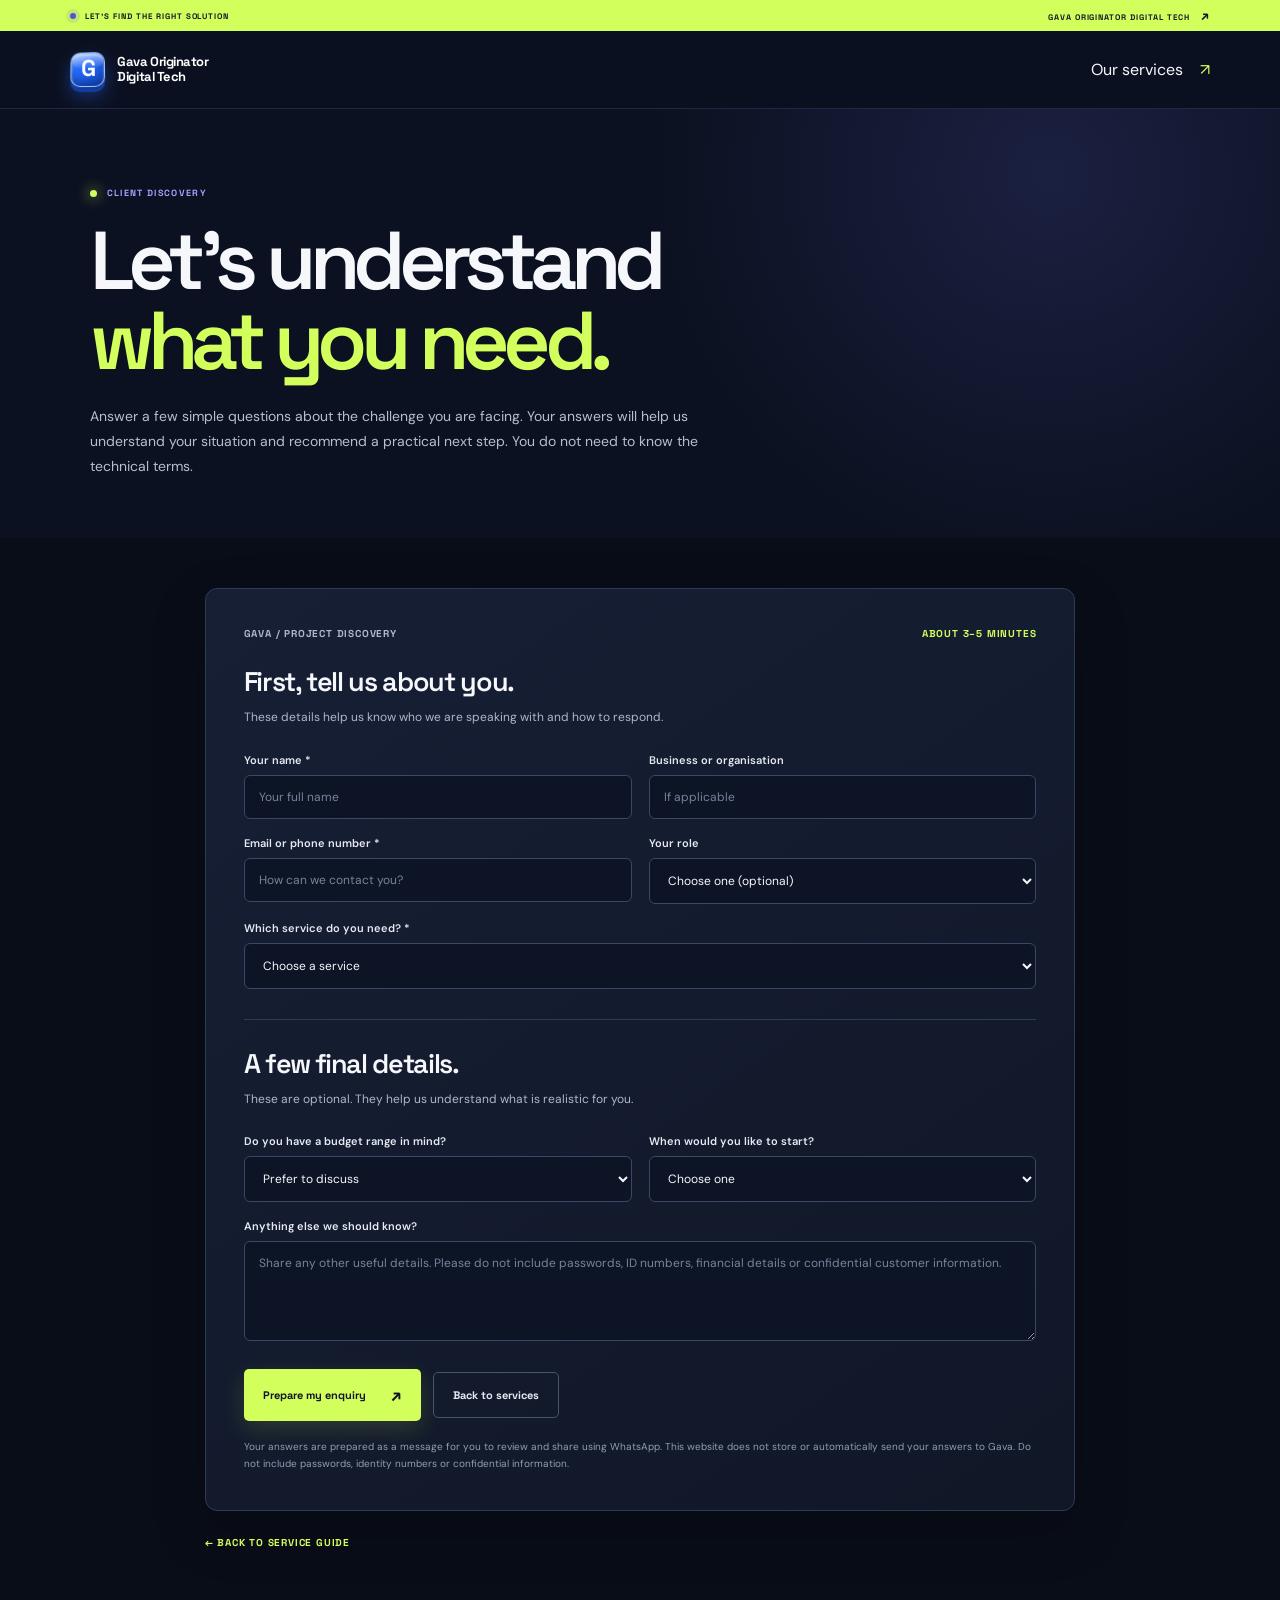
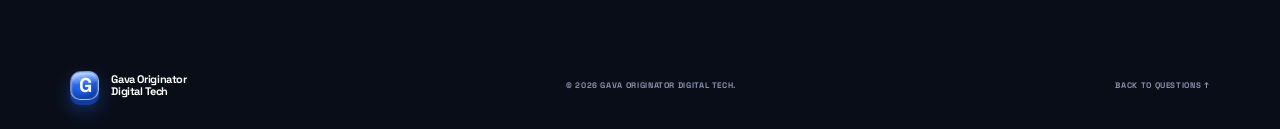
<file: client-brief.html>
<!DOCTYPE html>
<html lang="en">
<head>
<meta charset="UTF-8">
<meta name="viewport" content="width=device-width, initial-scale=1">
<meta name="description" content="Tell Gava Originator Digital Tech what you need help with. Choose a service and answer a few simple questions.">
<meta name="theme-color" content="#090d18">
<title>Tell Us What You Need — Gava Originator Digital Tech</title>
<link rel="preconnect" href="https://fonts.googleapis.com">
<link rel="preconnect" href="https://fonts.gstatic.com" crossorigin>
<link href="https://fonts.googleapis.com/css2?family=DM+Sans:wght@400;500;600;700&family=Space+Grotesk:wght@400;500;600;700&display=swap" rel="stylesheet">
<link rel="stylesheet" href="style.css?v=20261126-client-brief">
<style>
.brief-hero{padding:78px 7vw 45px;background:radial-gradient(circle at 82% 15%,#7774ff26,transparent 36%),#0b1120}
.brief-hero h1{font:600 clamp(46px,7vw,82px)/.98 var(--display);letter-spacing:-.08em;margin:22px 0}
.brief-hero h1 span{color:var(--lime)}
.brief-hero p{max-width:650px;color:#b5bfd1;font-size:14px;line-height:1.8}
.brief-wrap{max-width:1050px;margin:auto;padding:50px 7vw 90px}
.brief-card{background:linear-gradient(145deg,#171f35,#101727);border:1px solid #303a55;border-radius:12px;padding:clamp(20px,4vw,38px);box-shadow:0 20px 55px #0003}
.brief-progress{display:flex;justify-content:space-between;gap:12px;color:#aeb8ca;font:700 10px var(--display);letter-spacing:.08em;margin-bottom:24px}
.brief-progress span:last-child{color:var(--lime)}
.brief-section-title{font:600 27px var(--display);letter-spacing:-.05em;margin:0 0 8px}
.brief-intro{color:#aeb8ca;font-size:12px;line-height:1.7;margin:0 0 25px}
.brief-grid{display:grid;grid-template-columns:repeat(2,minmax(0,1fr));gap:17px}
.brief-field{display:flex;flex-direction:column;gap:8px;min-width:0}
.brief-field.full{grid-column:1/-1}
.brief-field label{font:600 11px var(--font);color:#e7eaf3}
.brief-field input,.brief-field select,.brief-field textarea{width:100%;border:1px solid #3b4764;border-radius:6px;background:#0d1425;color:#f6f7fb;padding:13px 14px;font:12px var(--font);outline:none}
.brief-field input::placeholder,.brief-field textarea::placeholder{color:#77839d}
.brief-field input:focus,.brief-field select:focus,.brief-field textarea:focus{border-color:var(--purple2);box-shadow:0 0 0 3px #7774ff25}
.brief-field textarea{resize:vertical;min-height:100px}
.brief-service-questions{margin:30px 0 0;padding-top:26px;border-top:1px solid #303a55}
.brief-service-questions[hidden]{display:none}
.brief-service-questions .brief-grid{margin-top:20px}
.brief-actions{display:flex;gap:12px;align-items:center;flex-wrap:wrap;margin-top:28px}
.brief-submit{border:0;cursor:pointer}
.brief-note{color:#929db3;font-size:10px;line-height:1.7;margin:17px 0 0}
.brief-back{display:inline-flex;color:var(--lime);font:700 10px var(--display);letter-spacing:.08em;margin-top:25px}
@media(max-width:700px){.brief-hero{padding:60px 22px 35px}.brief-hero p{font-size:12px}.brief-wrap{padding:28px 16px 65px}.brief-grid{grid-template-columns:1fr}.brief-field.full{grid-column:auto}.brief-field input,.brief-field select,.brief-field textarea{font-size:16px}.brief-progress{font-size:8px}}
</style>
</head>
<body>
<div class="announcement"><span class="pulse"></span> LET'S FIND THE RIGHT SOLUTION <span class="announcement-right">GAVA ORIGINATOR DIGITAL TECH <b>↗</b></span></div>
<header class="site-header"><a class="brand" href="index.html#home" aria-label="Gava Originator Digital Tech home"><span class="brand-mark" style="background:#246BFD;color:#fff">G<span style="color:#fff">.</span></span><span class="brand-name">Gava Originator<br><span>Digital Tech</span></span></a><a class="nav-cta" href="services.html">Our services <span>↗</span></a></header>
<main>
<section class="brief-hero"><div class="eyebrow"><span class="eyebrow-dot"></span> CLIENT DISCOVERY</div><h1>Let's understand<br><span>what you need.</span></h1><p>Answer a few simple questions about the challenge you are facing. Your answers will help us understand your situation and recommend a practical next step. You do not need to know the technical terms.</p></section>
<section class="brief-wrap" id="questions">
<form class="brief-card" id="client-brief-form">
<div class="brief-progress"><span>GAVA / PROJECT DISCOVERY</span><span>ABOUT 3–5 MINUTES</span></div>
<h2 class="brief-section-title">First, tell us about you.</h2>
<p class="brief-intro">These details help us know who we are speaking with and how to respond.</p>
<div class="brief-grid">
<div class="brief-field"><label for="client-name">Your name *</label><input id="client-name" name="name" autocomplete="name" maxlength="80" required placeholder="Your full name"></div>
<div class="brief-field"><label for="client-business">Business or organisation</label><input id="client-business" name="business" autocomplete="organization" maxlength="100" placeholder="If applicable"></div>
<div class="brief-field"><label for="client-contact">Email or phone number *</label><input id="client-contact" name="contact" maxlength="100" required placeholder="How can we contact you?"></div>
<div class="brief-field"><label for="client-role">Your role</label><select id="client-role" name="role"><option value="">Choose one (optional)</option><option>Business owner</option><option>Manager or team member</option><option>Student or graduate</option><option>Job seeker</option><option>Freelancer or creative</option><option>Other</option></select></div>
<div class="brief-field full"><label for="client-service">Which service do you need? *</label><select id="client-service" name="service" required><option value="">Choose a service</option><option value="web">01 / Web & Applications</option><option value="crm">02 / CRM Systems</option><option value="automation">03 / Automation</option><option value="creative">04 / Creative & Branding</option><option value="data">05 / Data & Reporting</option><option value="personal">06 / Personal Digital Profiles</option><option value="unsure">I'm not sure — help me decide</option></select></div>
</div>

<section class="brief-service-questions" data-questions="web" hidden>
<h2 class="brief-section-title">Web & Applications</h2><p class="brief-intro">Let's understand what you want your website or digital tool to do.</p>
<div class="brief-grid">
<div class="brief-field"><label for="web-kind">What would you like to create? *</label><select id="web-kind" name="web_kind"><option value="">Choose one</option><option>Business website</option><option>Landing page</option><option>Online portfolio</option><option>Online store or product showcase</option><option>Browser-based tool or web application</option><option>Improve or update an existing website</option><option>Not sure yet</option></select></div>
<div class="brief-field"><label for="web-status">Do you already have a website?</label><select id="web-status" name="web_status"><option value="">Choose one</option><option>No, starting from scratch</option><option>Yes, and I want to improve it</option><option>Yes, but it is not working properly</option><option>I have a domain but no website</option></select></div>
<div class="brief-field full"><label for="web-goal">What should the website or tool help you achieve? *</label><textarea id="web-goal" name="web_goal" placeholder="For example: explain my services, receive bookings, show my work or manage a task."></textarea></div>
<div class="brief-field full"><label for="web-features">What would visitors or users need to do on it?</label><textarea id="web-features" name="web_features" placeholder="For example: view services, submit an enquiry, book, buy, sign in or upload information."></textarea></div>
<div class="brief-field"><label for="web-pages">Do you know which pages you need?</label><input id="web-pages" name="web_pages" placeholder="Home, About, Services, Contact…"></div>
<div class="brief-field"><label for="web-reference">Do you have an example website you like?</label><input id="web-reference" name="web_reference" placeholder="Paste a link (optional)"></div>
</div></section>

<section class="brief-service-questions" data-questions="crm" hidden>
<h2 class="brief-section-title">CRM Systems</h2><p class="brief-intro">Let's look at the people, records and follow-ups you need to manage.</p>
<div class="brief-grid">
<div class="brief-field"><label for="crm-records">What do you need to keep track of? *</label><select id="crm-records" name="crm_records"><option value="">Choose one</option><option>Customers and contacts</option><option>Sales leads and enquiries</option><option>Candidates and applications</option><option>Programmes, services or cases</option><option>More than one of these</option><option>Something else</option></select></div>
<div class="brief-field"><label for="crm-current">How do you manage this information now?</label><select id="crm-current" name="crm_current"><option value="">Choose one</option><option>Paper or notebooks</option><option>Excel or Google Sheets</option><option>WhatsApp, email or messages</option><option>Several different tools</option><option>Already using a CRM</option><option>No system yet</option></select></div>
<div class="brief-field full"><label for="crm-problem">What is difficult about the way you manage things today? *</label><textarea id="crm-problem" name="crm_problem" placeholder="For example: losing track of enquiries, duplicate records or missed follow-ups."></textarea></div>
<div class="brief-field full"><label for="crm-users">Who will use the system and roughly how many people?</label><input id="crm-users" name="crm_users" placeholder="For example: me and two staff members"></div>
<div class="brief-field full"><label for="crm-reports">What would you like to see at a glance?</label><textarea id="crm-reports" name="crm_reports" placeholder="For example: new enquiries, application status or follow-ups due."></textarea></div>
</div></section>

<section class="brief-service-questions" data-questions="automation" hidden>
<h2 class="brief-section-title">Automation</h2><p class="brief-intro">Tell us about a repeated task or process you would like to make easier.</p>
<div class="brief-grid">
<div class="brief-field"><label for="auto-task">Which task takes too much time? *</label><select id="auto-task" name="auto_task"><option value="">Choose one</option><option>Recording new enquiries</option><option>Following up with customers</option><option>Sending reminders or notifications</option><option>Moving information between tools</option><option>Approvals or handovers</option><option>Repeated data entry</option><option>Other / not sure</option></select></div>
<div class="brief-field"><label for="auto-frequency">How often does it happen?</label><select id="auto-frequency" name="auto_frequency"><option value="">Choose one</option><option>Several times a day</option><option>Daily</option><option>Weekly</option><option>Monthly</option><option>Only sometimes</option></select></div>
<div class="brief-field full"><label for="auto-process">What happens from start to finish today? *</label><textarea id="auto-process" name="auto_process" placeholder="Describe the steps as simply as you can."></textarea></div>
<div class="brief-field full"><label for="auto-tools">Which apps or tools do you currently use?</label><input id="auto-tools" name="auto_tools" placeholder="For example: email, WhatsApp, spreadsheets, Salesforce"></div>
<div class="brief-field full"><label for="auto-result">What would a better process look like?</label><textarea id="auto-result" name="auto_result" placeholder="What would you like to happen automatically, or become easier?"></textarea></div>
</div></section>

<section class="brief-service-questions" data-questions="creative" hidden>
<h2 class="brief-section-title">Creative & Branding</h2><p class="brief-intro">Let's understand how you want your business or project to look and feel.</p>
<div class="brief-grid">
<div class="brief-field"><label for="creative-need">What do you need designed? *</label><select id="creative-need" name="creative_need"><option value="">Choose one</option><option>Logo or brand identity</option><option>Company profile</option><option>Digital flyer or advert</option><option>Social media graphics</option><option>Presentation or document</option><option>A combination of these</option></select></div>
<div class="brief-field"><label for="creative-audience">Who do you want to reach?</label><input id="creative-audience" name="creative_audience" placeholder="Your customers or audience"></div>
<div class="brief-field full"><label for="creative-business">What does your business or project do? *</label><textarea id="creative-business" name="creative_business" placeholder="Tell us what you offer and what makes it different."></textarea></div>
<div class="brief-field"><label for="creative-style">What style do you prefer?</label><select id="creative-style" name="creative_style"><option value="">Choose one</option><option>Modern and professional</option><option>Clean and minimal</option><option>Bold and creative</option><option>Elegant and premium</option><option>Friendly and colourful</option><option>Not sure — suggest a direction</option></select></div>
<div class="brief-field"><label for="creative-assets">Do you have a logo, colours or existing materials?</label><select id="creative-assets" name="creative_assets"><option value="">Choose one</option><option>Yes, I can share them</option><option>Some materials, but need improvement</option><option>No, starting from scratch</option></select></div>
<div class="brief-field full"><label for="creative-notes">Any examples or other details we should know?</label><textarea id="creative-notes" name="creative_notes" placeholder="You can paste links or describe what you like."></textarea></div>
</div></section>

<section class="brief-service-questions" data-questions="data" hidden>
<h2 class="brief-section-title">Data & Reporting</h2><p class="brief-intro">Let's find out what information you have and what you want it to tell you.</p>
<div class="brief-grid">
<div class="brief-field"><label for="data-source">Where is your information kept? *</label><select id="data-source" name="data_source"><option value="">Choose one</option><option>Excel spreadsheets</option><option>Google Sheets</option><option>Business software or CRM</option><option>Paper records</option><option>Several places</option><option>Not collected yet</option></select></div>
<div class="brief-field"><label for="data-volume">Roughly how much information is there?</label><select id="data-volume" name="data_volume"><option value="">Choose one</option><option>Less than 100 records</option><option>100–1,000 records</option><option>More than 1,000 records</option><option>Not sure</option></select></div>
<div class="brief-field full"><label for="data-problem">What is difficult about your current information or reports? *</label><textarea id="data-problem" name="data_problem" placeholder="For example: information is messy, reports take too long or you cannot see performance clearly."></textarea></div>
<div class="brief-field full"><label for="data-questions">What questions should the report or dashboard answer?</label><textarea id="data-questions" name="data_questions" placeholder="For example: Which services are most requested? How many enquiries become customers?"></textarea></div>
<div class="brief-field full"><label for="data-output">What would be most useful?</label><select id="data-output" name="data_output"><option value="">Choose one</option><option>A clean, organised spreadsheet</option><option>A regular report</option><option>A visual dashboard</option><option>Charts and summaries</option><option>Advice on improving data quality</option><option>Not sure yet</option></select></div>
</div></section>

<section class="brief-service-questions" data-questions="personal" hidden>
<h2 class="brief-section-title">Personal Digital Profiles</h2><p class="brief-intro">Let's understand the opportunity you are preparing for and how you want to present your experience.</p>
<div class="brief-grid">
<div class="brief-field"><label for="profile-goal">What is your main goal? *</label><select id="profile-goal" name="profile_goal"><option value="">Choose one</option><option>Apply for jobs</option><option>Apply for internships or learnerships</option><option>Showcase my work or projects</option><option>Promote my freelance services</option><option>Build my professional online presence</option><option>Other</option></select></div>
<div class="brief-field"><label for="profile-type">What would you like created?</label><select id="profile-type" name="profile_type"><option value="">Choose one</option><option>Digital CV</option><option>Online resume/profile</option><option>Portfolio website</option><option>CV and portfolio combination</option><option>Not sure — advise me</option></select></div>
<div class="brief-field full"><label for="profile-background">Tell us about your education, experience, skills or work. *</label><textarea id="profile-background" name="profile_background" placeholder="A short overview is enough. Do not include identity numbers or private documents here."></textarea></div>
<div class="brief-field"><label for="profile-field">What type of work or industry interests you?</label><input id="profile-field" name="profile_field" placeholder="For example: IT, administration, design"></div>
<div class="brief-field"><label for="profile-materials">Do you already have a CV or examples of your work?</label><select id="profile-materials" name="profile_materials"><option value="">Choose one</option><option>Yes, I can share them later</option><option>I have some information but no CV</option><option>No, I need help starting</option></select></div>
</div></section>

<section class="brief-service-questions" data-questions="unsure" hidden>
<h2 class="brief-section-title">Let's work it out together.</h2><p class="brief-intro">You do not need to choose a service before speaking to us.</p>
<div class="brief-grid"><div class="brief-field full"><label for="unsure-challenge">What problem are you trying to solve? *</label><textarea id="unsure-challenge" name="unsure_challenge" placeholder="Tell us what is happening and what you would like to improve."></textarea></div><div class="brief-field full"><label for="unsure-outcome">If we could improve one thing for you, what would it be?</label><textarea id="unsure-outcome" name="unsure_outcome" placeholder="What would make the biggest difference?"></textarea></div></div>
</section>

<div class="brief-service-questions" style="display:block">
<h2 class="brief-section-title">A few final details.</h2><p class="brief-intro">These are optional. They help us understand what is realistic for you.</p>
<div class="brief-grid">
<div class="brief-field"><label for="client-budget">Do you have a budget range in mind?</label><select id="client-budget" name="budget"><option value="">Prefer to discuss</option><option>Under R500</option><option>R500 – R1,000</option><option>R1,000 – R2,500</option><option>R2,500 – R5,000</option><option>R5,000+</option><option>Not sure yet</option></select></div>
<div class="brief-field"><label for="client-timing">When would you like to start?</label><select id="client-timing" name="timing"><option value="">Choose one</option><option>As soon as possible</option><option>Within the next month</option><option>In 1–3 months</option><option>I'm exploring options</option><option>Flexible</option></select></div>
<div class="brief-field full"><label for="client-extra">Anything else we should know?</label><textarea id="client-extra" name="extra" placeholder="Share any other useful details. Please do not include passwords, ID numbers, financial details or confidential customer information."></textarea></div>
</div></div>
<div class="brief-actions"><button class="btn btn-lime brief-submit" type="submit">Prepare my enquiry <span>↗</span></button><a class="btn btn-ghost" href="services.html">Back to services</a></div>
<p class="brief-note">Your answers are prepared as a message for you to review and share using WhatsApp. This website does not store or automatically send your answers to Gava. Do not include passwords, identity numbers or confidential information.</p>
</form>
<a class="brief-back" href="services.html">← BACK TO SERVICE GUIDE</a>
</section>
</main>
<footer class="footer"><a class="brand footer-brand" href="index.html#home"><span class="brand-mark" style="background:#246BFD;color:#fff">G<span style="color:#fff">.</span></span><span class="brand-name">Gava Originator<br><span>Digital Tech</span></span></a><span>© <span id="year"></span> GAVA ORIGINATOR DIGITAL TECH.</span><a href="#questions">BACK TO QUESTIONS ↑</a></footer>
<script>
const form=document.getElementById('client-brief-form');
const serviceSelect=document.getElementById('client-service');
const groups=[...document.querySelectorAll('[data-questions]')];
function showQuestions(value){
  groups.forEach(group=>{
    const active=group.dataset.questions===value;
    group.hidden=!active;
    group.querySelectorAll('input,select,textarea').forEach(field=>{
      field.disabled=!active;
      field.required=active && field.dataset.required==='true';
    });
  });
}
const params=new URLSearchParams(location.search);
const requested=params.get('service');
if(requested && [...serviceSelect.options].some(option=>option.value===requested)){
  serviceSelect.value=requested;
}
const requiredFields={
 web:['web-kind','web-goal'],crm:['crm-records','crm-problem'],automation:['auto-task','auto-process'],
 creative:['creative-need','creative-business'],data:['data-source','data-problem'],
 personal:['profile-goal','profile-background'],unsure:['unsure-challenge']
};
Object.values(requiredFields).flat().forEach(id=>{
  const field=document.getElementById(id);
  if(field)field.dataset.required='true';
});
showQuestions(serviceSelect.value);
serviceSelect.addEventListener('change',()=>showQuestions(serviceSelect.value));
const year=document.getElementById('year');
if(year)year.textContent=new Date().getFullYear();
form.addEventListener('submit',event=>{
  event.preventDefault();
  if(!form.reportValidity())return;
  const data=new FormData(form);
  const serviceNames={
    web:'01 / Web & Applications',crm:'02 / CRM Systems',automation:'03 / Automation',
    creative:'04 / Creative & Branding',data:'05 / Data & Reporting',
    personal:'06 / Personal Digital Profiles',unsure:'Help me choose the right service'
  };
  const lines=[
    'Hello Gava Originator Digital Tech. I would like to discuss a project.',
    '',
    'Service: '+(serviceNames[data.get('service')]||data.get('service')),
    ''
  ];
  for(const [key,value] of data.entries()){
    if(value && key!=='service'){
      const label=key.replace(/_/g,' ').replace(/\b\w/g,letter=>letter.toUpperCase());
      lines.push(label+': '+value);
    }
  }
  lines.push('','Please let me know the next steps. Thank you.');
  const url='https://wa.me/?text='+encodeURIComponent(lines.join('\n'));
  window.open(url,'_blank','noopener,noreferrer');
});
</script>
</body>
</html>
</file>
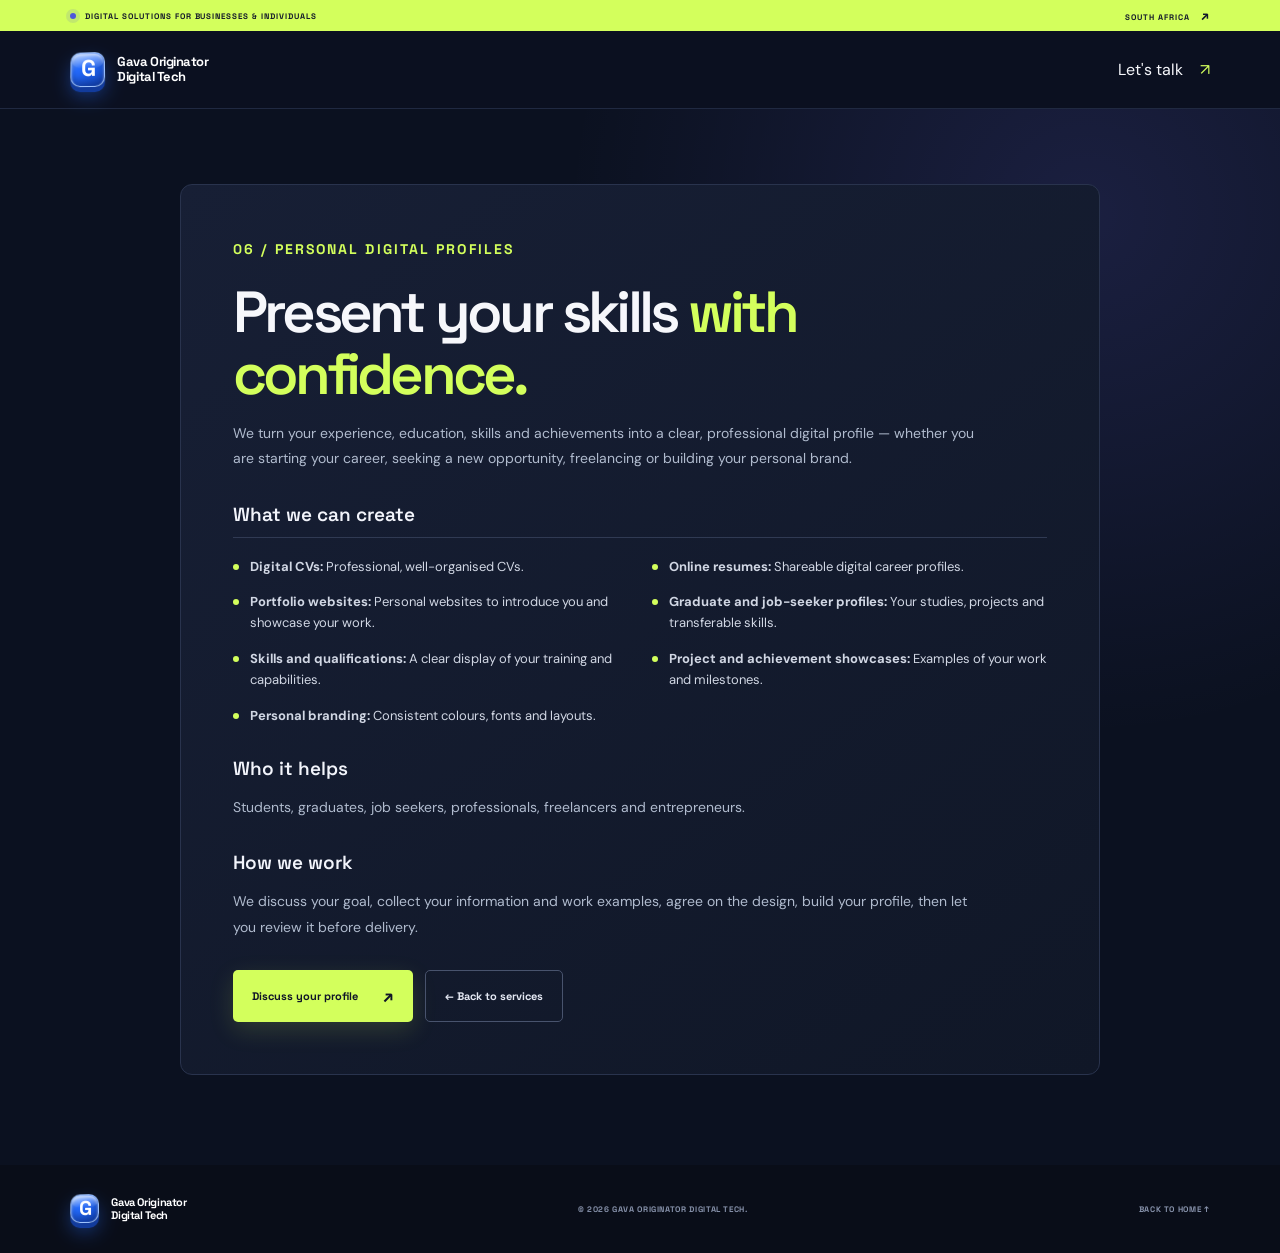
<file: personal-profiles.html>
<!DOCTYPE html>
<html lang="en">
<head>
<meta charset="UTF-8">
<meta name="viewport" content="width=device-width, initial-scale=1">
<meta name="description" content="Personal digital CVs, online resumes and portfolio profiles by Gava Originator Digital Tech.">
<meta name="theme-color" content="#090d18">
<title>Personal Digital Profiles — Gava Originator Digital Tech</title>
<link rel="preconnect" href="https://fonts.googleapis.com"><link rel="preconnect" href="https://fonts.gstatic.com" crossorigin>
<link href="https://fonts.googleapis.com/css2?family=DM+Sans:wght@400;500;600;700&family=Space+Grotesk:wght@400;500;600;700&display=swap" rel="stylesheet">
<link rel="stylesheet" href="style.css">
<style>
.profile-page{min-height:72vh;padding:75px 7vw 90px;background:radial-gradient(circle at 85% 10%,#7774ff25,transparent 36%),#0b1120}
.profile-card{max-width:920px;margin:0 auto;padding:clamp(25px,5vw,52px);background:linear-gradient(145deg,#171f35,#101727);border:1px solid #29334d;border-radius:12px}
.profile-card .mini-label{color:var(--lime)}
.profile-card h1{font:600 clamp(34px,5vw,58px)/1.06 var(--display);letter-spacing:-.065em;margin:16px 0}
.profile-card h1 span{color:var(--lime)}
.profile-card p{font-size:14px;line-height:1.8;color:#b0bbce;max-width:760px}
.profile-card h2{font:600 19px var(--display);color:#f2f4fb;margin:30px 0 10px}
.profile-card ul{list-style:none;padding:18px 0 0;margin:0;border-top:1px solid #303a53;display:grid;grid-template-columns:repeat(2,minmax(0,1fr));gap:14px 24px}
.profile-card li{font-size:13px;line-height:1.65;color:#d1d7e4;padding-left:17px;position:relative}
.profile-card li:before{content:"";position:absolute;left:0;top:.62em;width:6px;height:6px;border-radius:50%;background:var(--lime)}
.profile-actions{display:flex;gap:12px;flex-wrap:wrap;margin-top:30px}
@media(max-width:700px){.profile-page{padding:42px 16px 60px}.profile-card{padding:24px 20px}.profile-card p{font-size:12px}.profile-card ul{grid-template-columns:1fr}.profile-card li{font-size:12px}}
</style>
</head>
<body>
<div class="announcement"><span class="pulse"></span> DIGITAL SOLUTIONS FOR BUSINESSES & INDIVIDUALS <span class="announcement-right">SOUTH AFRICA <b>↗</b></span></div>
<header class="site-header">
<a class="brand" href="index.html#home"><span class="brand-mark">G<span>.</span></span><span class="brand-name">Gava Originator<br><span>Digital Tech</span></span></a>
<a class="nav-cta" href="index.html#project-form">Let's talk <span>↗</span></a>
</header>
<main>
<section class="profile-page">
<article class="profile-card">
<p class="mini-label">06 / PERSONAL DIGITAL PROFILES</p>
<h1>Present your skills <span>with confidence.</span></h1>
<p>We turn your experience, education, skills and achievements into a clear, professional digital profile — whether you are starting your career, seeking a new opportunity, freelancing or building your personal brand.</p>
<h2>What we can create</h2>
<ul>
<li><strong>Digital CVs:</strong> Professional, well-organised CVs.</li>
<li><strong>Online resumes:</strong> Shareable digital career profiles.</li>
<li><strong>Portfolio websites:</strong> Personal websites to introduce you and showcase your work.</li>
<li><strong>Graduate and job-seeker profiles:</strong> Your studies, projects and transferable skills.</li>
<li><strong>Skills and qualifications:</strong> A clear display of your training and capabilities.</li>
<li><strong>Project and achievement showcases:</strong> Examples of your work and milestones.</li>
<li><strong>Personal branding:</strong> Consistent colours, fonts and layouts.</li>
</ul>
<h2>Who it helps</h2>
<p>Students, graduates, job seekers, professionals, freelancers and entrepreneurs.</p>
<h2>How we work</h2>
<p>We discuss your goal, collect your information and work examples, agree on the design, build your profile, then let you review it before delivery.</p>
<div class="profile-actions"><a class="btn btn-lime" href="index.html#project-form">Discuss your profile <span>↗</span></a><a class="btn btn-ghost" href="index.html#services">← Back to services</a></div>
</article>
</section>
</main>
<footer class="footer"><a class="brand footer-brand" href="index.html#home"><span class="brand-mark">G<span>.</span></span><span class="brand-name">Gava Originator<br><span>Digital Tech</span></span></a><span>© <span id="year"></span> GAVA ORIGINATOR DIGITAL TECH.</span><a href="index.html#home">BACK TO HOME ↑</a></footer>
<script>const y=document.getElementById('year');if(y)y.textContent=new Date().getFullYear();</script>
</body></html>
</file>
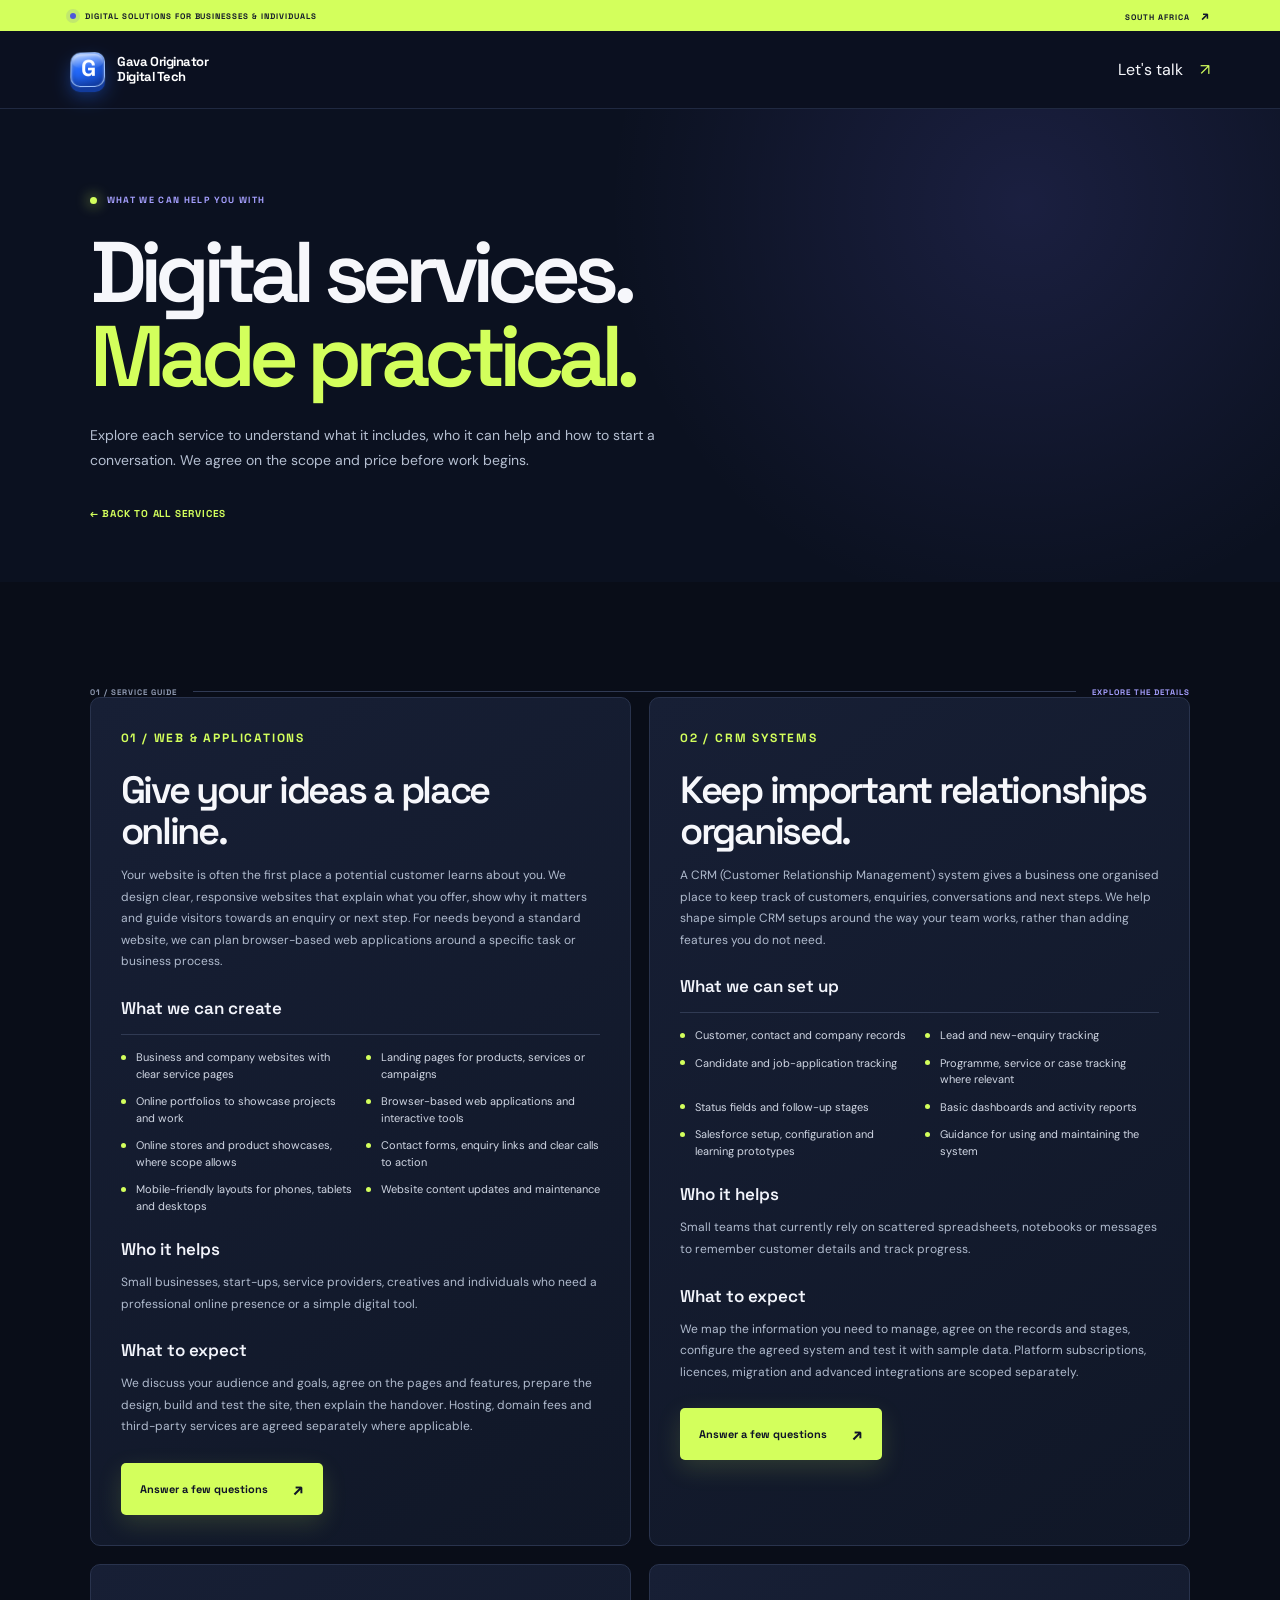
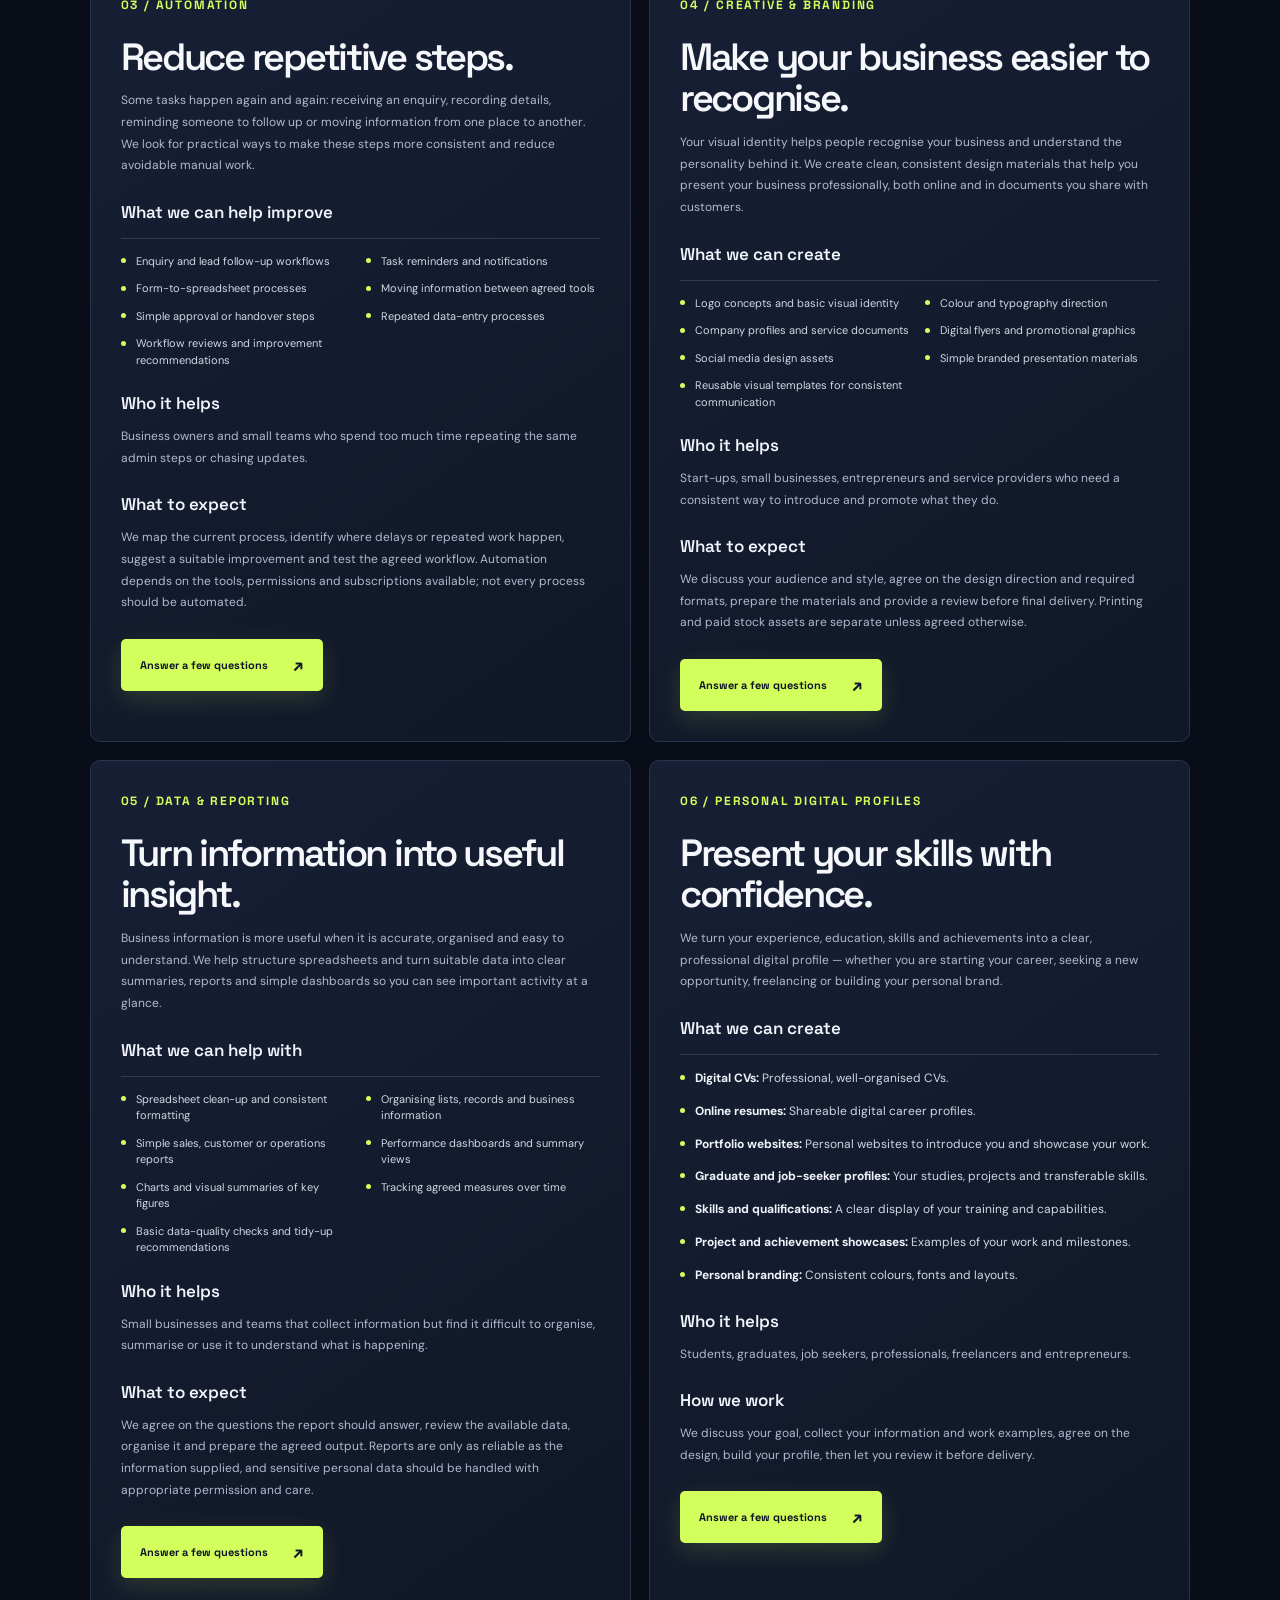
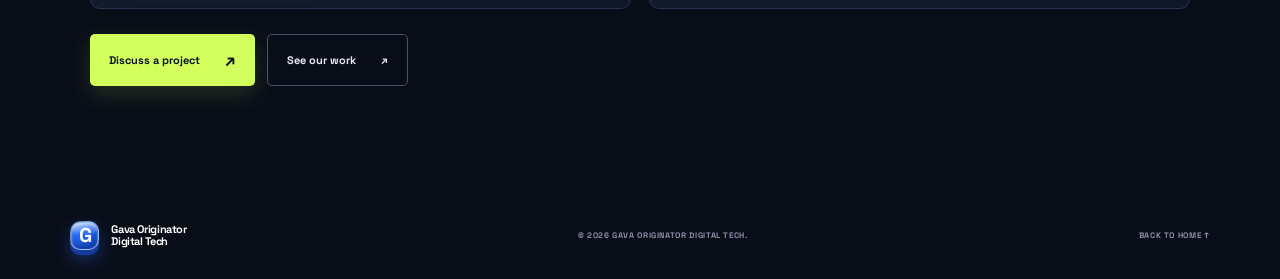
<file: services.html>
<!DOCTYPE html>
<html lang="en">
<head>
<meta charset="UTF-8"><meta name="viewport" content="width=device-width, initial-scale=1">
<meta name="description" content="Explore Gava Originator Digital Tech services.">
<meta name="theme-color" content="#090d18">
<title>Our Services — Gava Originator Digital Tech</title>
<link rel="preconnect" href="https://fonts.googleapis.com"><link rel="preconnect" href="https://fonts.gstatic.com" crossorigin>
<link href="https://fonts.googleapis.com/css2?family=DM+Sans:wght@400;500;600;700&family=Space+Grotesk:wght@400;500;600;700&display=swap" rel="stylesheet">
<link rel="stylesheet" href="style.css?v=20261126-client-brief">
<style>
/* Consistent blue G mark in the header and footer */
.site-header .brand-mark,
.footer .brand-mark{
  background:#246BFD;
  color:#fff;
}
.site-header .brand-mark span,
.footer .brand-mark span{
  color:#fff;
}
.detail-hero{padding:85px 7vw 60px;background:radial-gradient(circle at 80% 20%,#7774ff25,transparent 38%),#0b1120}
.detail-hero h1{font:600 clamp(48px,7vw,86px)/.98 var(--display);letter-spacing:-.08em;margin:24px 0}
.detail-hero h1 span{color:var(--lime)}.detail-hero p{max-width:650px;color:#b5bfd1;font-size:14px;line-height:1.8}
.detail-back{display:inline-flex;margin-top:20px;color:var(--lime);font:700 10px var(--display);letter-spacing:.08em}
.detail-grid{display:grid;grid-template-columns:repeat(2,minmax(0,1fr));gap:18px}
.detail-panel{scroll-margin-top:100px;padding:30px;background:linear-gradient(145deg,#171f35,#101727);border:1px solid #29334d;border-radius:10px}
.detail-panel:target{border-color:var(--lime);box-shadow:0 0 0 1px #d3ff5c33,0 18px 45px #0004}
.detail-panel .mini-label{color:var(--lime)}
.detail-panel h3{font:600 17px var(--display);margin:24px 0 5px;color:#f2f4fb}
.detail-panel.personal-detail ul{grid-template-columns:1fr;gap:13px}
.detail-panel.personal-detail li{font-size:12px;line-height:1.65}
.detail-panel.personal-detail li strong{color:#f2f4fb}
.personal-note{margin-top:22px;padding:15px 17px;border-left:2px solid var(--lime);background:#d3ff5c0b;border-radius:0 6px 6px 0}
.detail-panel h2{font:600 clamp(25px,3vw,38px)/1.1 var(--display);letter-spacing:-.06em;margin:12px 0}
.detail-panel p{font-size:12px;line-height:1.8;color:#b0bbce}
.detail-panel ul{list-style:none;padding:14px 0 0;margin:15px 0 0;border-top:1px solid #303a53;display:grid;grid-template-columns:repeat(2,minmax(0,1fr));gap:11px}
.detail-panel li{font-size:11px;line-height:1.5;color:#d1d7e4;padding-left:15px;position:relative}
.detail-panel li:before{content:"";position:absolute;left:0;top:.5em;width:5px;height:5px;border-radius:50%;background:var(--lime)}
.detail-actions{display:flex;gap:12px;flex-wrap:wrap;margin-top:25px}
@media(max-width:700px){.detail-hero{padding:62px 22px 42px}.detail-hero p{font-size:12px}.detail-grid{grid-template-columns:1fr;gap:13px}.detail-panel{padding:22px}.detail-panel ul{grid-template-columns:1fr}.detail-panel h2{font-size:28px}}
</style>
</head>
<body>
<div class="announcement"><span class="pulse"></span> DIGITAL SOLUTIONS FOR BUSINESSES & INDIVIDUALS <span class="announcement-right">SOUTH AFRICA <b>↗</b></span></div>
<header class="site-header"><a class="brand" href="index.html#home"><span class="brand-mark">G<span>.</span></span><span class="brand-name">Gava Originator<br><span>Digital Tech</span></span></a><a class="nav-cta" href="index.html#project-form">Let's talk <span>↗</span></a></header>
<main>
<section class="detail-hero"><div class="eyebrow"><span class="eyebrow-dot"></span> WHAT WE CAN HELP YOU WITH</div><h1>Digital services.<br><span>Made practical.</span></h1><p>Explore each service to understand what it includes, who it can help and how to start a conversation. We agree on the scope and price before work begins.</p><a class="detail-back" href="index.html#services">← BACK TO ALL SERVICES</a></section>
<section class="section-wrap"><div class="section-kicker"><span>01 / SERVICE GUIDE</span><span class="kicker-line"></span><span>EXPLORE THE DETAILS</span></div>
<div class="detail-grid">
<article class="detail-panel" id="web"><p class="mini-label">01 / WEB & APPLICATIONS</p><h2>Give your ideas a place online.</h2><p>Your website is often the first place a potential customer learns about you. We design clear, responsive websites that explain what you offer, show why it matters and guide visitors towards an enquiry or next step. For needs beyond a standard website, we can plan browser-based web applications around a specific task or business process.</p><h3>What we can create</h3><ul><li>Business and company websites with clear service pages</li><li>Landing pages for products, services or campaigns</li><li>Online portfolios to showcase projects and work</li><li>Browser-based web applications and interactive tools</li><li>Online stores and product showcases, where scope allows</li><li>Contact forms, enquiry links and clear calls to action</li><li>Mobile-friendly layouts for phones, tablets and desktops</li><li>Website content updates and maintenance</li></ul><h3>Who it helps</h3><p>Small businesses, start-ups, service providers, creatives and individuals who need a professional online presence or a simple digital tool.</p><h3>What to expect</h3><p>We discuss your audience and goals, agree on the pages and features, prepare the design, build and test the site, then explain the handover. Hosting, domain fees and third-party services are agreed separately where applicable.</p><div class="detail-actions"><a class="btn btn-lime" href="client-brief.html?service=web#questions">Answer a few questions <span>↗</span></a></div></article>
<article class="detail-panel" id="crm"><p class="mini-label">02 / CRM SYSTEMS</p><h2>Keep important relationships organised.</h2><p>A CRM (Customer Relationship Management) system gives a business one organised place to keep track of customers, enquiries, conversations and next steps. We help shape simple CRM setups around the way your team works, rather than adding features you do not need.</p><h3>What we can set up</h3><ul><li>Customer, contact and company records</li><li>Lead and new-enquiry tracking</li><li>Candidate and job-application tracking</li><li>Programme, service or case tracking where relevant</li><li>Status fields and follow-up stages</li><li>Basic dashboards and activity reports</li><li>Salesforce setup, configuration and learning prototypes</li><li>Guidance for using and maintaining the system</li></ul><h3>Who it helps</h3><p>Small teams that currently rely on scattered spreadsheets, notebooks or messages to remember customer details and track progress.</p><h3>What to expect</h3><p>We map the information you need to manage, agree on the records and stages, configure the agreed system and test it with sample data. Platform subscriptions, licences, migration and advanced integrations are scoped separately.</p><div class="detail-actions"><a class="btn btn-lime" href="client-brief.html?service=crm#questions">Answer a few questions <span>↗</span></a></div></article>
<article class="detail-panel" id="automation"><p class="mini-label">03 / AUTOMATION</p><h2>Reduce repetitive steps.</h2><p>Some tasks happen again and again: receiving an enquiry, recording details, reminding someone to follow up or moving information from one place to another. We look for practical ways to make these steps more consistent and reduce avoidable manual work.</p><h3>What we can help improve</h3><ul><li>Enquiry and lead follow-up workflows</li><li>Task reminders and notifications</li><li>Form-to-spreadsheet processes</li><li>Moving information between agreed tools</li><li>Simple approval or handover steps</li><li>Repeated data-entry processes</li><li>Workflow reviews and improvement recommendations</li></ul><h3>Who it helps</h3><p>Business owners and small teams who spend too much time repeating the same admin steps or chasing updates.</p><h3>What to expect</h3><p>We map the current process, identify where delays or repeated work happen, suggest a suitable improvement and test the agreed workflow. Automation depends on the tools, permissions and subscriptions available; not every process should be automated.</p><div class="detail-actions"><a class="btn btn-lime" href="client-brief.html?service=automation#questions">Answer a few questions <span>↗</span></a></div></article>
<article class="detail-panel" id="creative"><p class="mini-label">04 / CREATIVE & BRANDING</p><h2>Make your business easier to recognise.</h2><p>Your visual identity helps people recognise your business and understand the personality behind it. We create clean, consistent design materials that help you present your business professionally, both online and in documents you share with customers.</p><h3>What we can create</h3><ul><li>Logo concepts and basic visual identity</li><li>Colour and typography direction</li><li>Company profiles and service documents</li><li>Digital flyers and promotional graphics</li><li>Social media design assets</li><li>Simple branded presentation materials</li><li>Reusable visual templates for consistent communication</li></ul><h3>Who it helps</h3><p>Start-ups, small businesses, entrepreneurs and service providers who need a consistent way to introduce and promote what they do.</p><h3>What to expect</h3><p>We discuss your audience and style, agree on the design direction and required formats, prepare the materials and provide a review before final delivery. Printing and paid stock assets are separate unless agreed otherwise.</p><div class="detail-actions"><a class="btn btn-lime" href="client-brief.html?service=creative#questions">Answer a few questions <span>↗</span></a></div></article>
<article class="detail-panel" id="data"><p class="mini-label">05 / DATA & REPORTING</p><h2>Turn information into useful insight.</h2><p>Business information is more useful when it is accurate, organised and easy to understand. We help structure spreadsheets and turn suitable data into clear summaries, reports and simple dashboards so you can see important activity at a glance.</p><h3>What we can help with</h3><ul><li>Spreadsheet clean-up and consistent formatting</li><li>Organising lists, records and business information</li><li>Simple sales, customer or operations reports</li><li>Performance dashboards and summary views</li><li>Charts and visual summaries of key figures</li><li>Tracking agreed measures over time</li><li>Basic data-quality checks and tidy-up recommendations</li></ul><h3>Who it helps</h3><p>Small businesses and teams that collect information but find it difficult to organise, summarise or use it to understand what is happening.</p><h3>What to expect</h3><p>We agree on the questions the report should answer, review the available data, organise it and prepare the agreed output. Reports are only as reliable as the information supplied, and sensitive personal data should be handled with appropriate permission and care.</p><div class="detail-actions"><a class="btn btn-lime" href="client-brief.html?service=data#questions">Answer a few questions <span>↗</span></a></div></article>
<article class="detail-panel personal-detail" id="personal">
<p class="mini-label">06 / PERSONAL DIGITAL PROFILES</p>
<h2>Present your skills with confidence.</h2>
<p>We turn your experience, education, skills and achievements into a clear, professional digital profile — whether you are starting your career, seeking a new opportunity, freelancing or building your personal brand.</p>
<h3>What we can create</h3>
<ul>
<li><strong>Digital CVs:</strong> Professional, well-organised CVs.</li>
<li><strong>Online resumes:</strong> Shareable digital career profiles.</li>
<li><strong>Portfolio websites:</strong> Personal websites to introduce you and showcase your work.</li>
<li><strong>Graduate and job-seeker profiles:</strong> Your studies, projects and transferable skills.</li>
<li><strong>Skills and qualifications:</strong> A clear display of your training and capabilities.</li>
<li><strong>Project and achievement showcases:</strong> Examples of your work and milestones.</li>
<li><strong>Personal branding:</strong> Consistent colours, fonts and layouts.</li>
</ul>
<h3>Who it helps</h3>
<p>Students, graduates, job seekers, professionals, freelancers and entrepreneurs.</p>
<h3>How we work</h3>
<p>We discuss your goal, collect your information and work examples, agree on the design, build your profile, then let you review it before delivery.</p>
<div class="detail-actions"><a class="btn btn-lime" href="client-brief.html?service=personal#questions">Answer a few questions <span>↗</span></a></div>
</article>
</div>
<div class="detail-actions"><a class="btn btn-lime" href="index.html#project-form">Discuss a project <span>↗</span></a><a class="btn btn-ghost" href="index.html#work">See our work <span>↗</span></a></div>
</section>
</main>
<footer class="footer"><a class="brand footer-brand" href="index.html#home"><span class="brand-mark">G<span>.</span></span><span class="brand-name">Gava Originator<br><span>Digital Tech</span></span></a><span>© <span id="year"></span> GAVA ORIGINATOR DIGITAL TECH.</span><a href="index.html#home">BACK TO HOME ↑</a></footer>
<script>const y=document.getElementById('year');if(y)y.textContent=new Date().getFullYear();</script>
</body></html>
</file>
<file: style.css>
:root{--bg:#090d18;--panel:#11182a;--panel2:#151e34;--white:#f6f7fb;--muted:#a5aec2;--purple:#7774ff;--purple2:#a6a0ff;--lime:#d3ff5c;--line:#293149;--font:'DM Sans',sans-serif;--display:'Space Grotesk',sans-serif}
*{box-sizing:border-box}html{scroll-behavior:smooth;scroll-padding-top:90px}body{margin:0;background:var(--bg);color:var(--white);font-family:var(--font);-webkit-font-smoothing:antialiased}a{color:inherit;text-decoration:none}::selection{background:var(--lime);color:var(--bg)}.skip-link{position:absolute;top:-60px;left:15px;z-index:200;background:var(--lime);color:var(--bg);padding:12px}.skip-link:focus{top:12px}
.announcement{height:31px;background:var(--lime);color:#12182a;padding:0 5.5vw;display:flex;align-items:center;gap:9px;font:700 8px var(--display);letter-spacing:.12em}.announcement-right{margin-left:auto}.announcement-right b{font-size:13px;margin-left:8px}.pulse{width:6px;height:6px;background:#4d55d9;border-radius:50%;box-shadow:0 0 0 4px #4d55d922}
.site-header{height:78px;padding:0 5.5vw;display:flex;align-items:center;justify-content:space-between;background:#0b1020;border-bottom:1px solid #202941;position:sticky;top:0;z-index:100}.brand{display:flex;align-items:center;gap:9px}.brand-mark{width:35px;height:35px;display:grid;place-items:center;border-radius:10px;background:var(--lime);color:#101528;font:700 23px var(--display);letter-spacing:-.1em}.brand-mark span{color:#5d54ec}.brand-name{font:700 17px var(--display);letter-spacing:-.07em}.brand-name span{color:var(--purple2)}.nav{display:flex;align-items:center;gap:clamp(18px,2.8vw,39px)}.nav>a{font-size:11px;color:#c2c9d9;transition:color .2s}.nav>a:hover,.nav>a.active{color:var(--lime)}.nav .nav-cta{padding:12px 17px;border:1px solid #65708a;border-radius:5px;color:var(--white)}.nav-cta span{color:var(--lime);margin-left:13px}.menu-toggle{display:none}
.hero{min-height:680px;position:relative;overflow:hidden;padding:80px 5.5vw 25px;background:radial-gradient(ellipse at 76% 45%,#292b68 0%,#11182d 33%,#090d18 72%)}.hero:before{content:"";position:absolute;inset:0;background-image:linear-gradient(#ffffff08 1px,transparent 1px),linear-gradient(90deg,#ffffff08 1px,transparent 1px);background-size:55px 55px;mask-image:linear-gradient(90deg,transparent,#000 55%,#000)}.hero-grid{position:relative;z-index:2;max-width:1300px;margin:auto;display:grid;grid-template-columns:1fr 1fr;align-items:center;gap:4%}.hero-content{padding:28px 0 50px}.eyebrow,.mini-label{font:700 9px var(--display);letter-spacing:.15em;color:var(--purple2)}.eyebrow{display:flex;align-items:center;gap:10px}.eyebrow-dot{width:7px;height:7px;border-radius:50%;background:var(--lime);box-shadow:0 0 14px var(--lime)}.hero h1{font:600 clamp(62px,7.5vw,104px)/.99 var(--display);letter-spacing:-.085em;margin:27px 0 23px}.gradient-text{background:linear-gradient(100deg,#9a95ff 8%,#6c9cff 50%,#d3ff5c 105%);-webkit-background-clip:text;background-clip:text;color:transparent}.hero-lead{max-width:480px;font-size:15px;line-height:1.8;color:#b4bdd0}.hero-buttons{display:flex;align-items:center;gap:14px;margin-top:31px;flex-wrap:wrap}.btn{display:inline-flex;align-items:center;justify-content:center;gap:25px;padding:15px 19px;border-radius:5px;font:700 11px var(--display);transition:transform .2s,box-shadow .2s}.btn:hover{transform:translateY(-3px)}.btn-lime{background:var(--lime);color:#101528;box-shadow:0 8px 25px #d3ff5c25}.btn-lime span{font-size:17px}.btn-ghost{border:1px solid #48536d;color:#e4e8f3}.play-icon{font-size:9px;color:var(--lime)}.hero-note{display:flex;align-items:center;gap:12px;margin-top:50px;color:#79849e;font:8px var(--display);letter-spacing:.12em}.note-line{width:28px;height:1px;background:var(--lime)}
.hero-visual{height:475px;position:relative;display:grid;place-items:center}.visual-orbit{position:absolute;border:1px solid #8584ff38;border-radius:50%;transform:rotate(-25deg)}.orbit-a{width:480px;height:280px}.orbit-b{width:550px;height:360px;transform:rotate(25deg);border-style:dashed}.dashboard{width:min(100%,490px);position:relative;z-index:2;background:#f0f2fa;color:#19223b;border-radius:12px;overflow:hidden;box-shadow:0 30px 100px #0009,0 0 0 1px #ffffff4a;transform:rotate(-3deg)}.dash-top{height:39px;background:#e2e5f0;display:flex;align-items:center;gap:12px;padding:0 15px;color:#778099;font:8px var(--display);letter-spacing:.1em}.window-dots{display:flex;gap:4px}.window-dots i{width:6px;height:6px;background:#aab0c2;border-radius:50%}.window-dots i:first-child{background:#ff8d83}.window-dots i:nth-child(2){background:#f6c85e}.window-dots i:nth-child(3){background:#79c9a5}.dash-menu{margin-left:auto}.dash-body{padding:25px}.dash-greeting{display:flex;justify-content:space-between;align-items:center}.dash-greeting small{font:700 8px var(--display);letter-spacing:.13em;color:#7c84a0}.dash-greeting h3{font:600 34px/.98 var(--display);letter-spacing:-.07em;margin:10px 0 20px}.dash-greeting h3 span{color:#6259e9}.dash-avatar{width:44px;height:44px;border-radius:14px;background:#d8d5ff;color:#5148ce;display:grid;place-items:center;font:700 21px var(--display)}.dash-stats{display:grid;grid-template-columns:1fr 1fr;gap:12px}.stat{padding:15px;border-radius:8px;min-height:115px;display:flex;flex-direction:column}.stat-purple{background:#6259e9;color:white}.stat-lime{background:#d7f77d;color:#18213a}.stat small{font:700 7px var(--display);letter-spacing:.1em;opacity:.8}.stat b{font:600 37px var(--display);letter-spacing:-.08em;margin:6px 0 0}.stat span{font-size:9px;opacity:.8}.dash-bottom{display:flex;align-items:end;justify-content:space-between;margin-top:22px}.mini-bars{height:48px;display:flex;align-items:end;gap:5px}.mini-bars span{width:9px;border-radius:3px 3px 0 0;background:#aaa5ff;height:30%}.mini-bars span:nth-child(3n){height:80%;background:#665ce8}.mini-bars span:nth-child(3n+1){height:55%}.mini-bars span:nth-child(4n){height:100%;background:#c6ef69}.dash-caption{text-align:right;display:flex;flex-direction:column;gap:5px}.dash-caption b{font:700 8px var(--display);letter-spacing:.08em}.dash-caption small{font:7px var(--display);color:#8b91a6}.float-tag{position:absolute;z-index:3;background:#171f37;border:1px solid #505a7b;border-radius:6px;padding:12px 15px;font:700 8px var(--display);letter-spacing:.1em;box-shadow:0 10px 25px #0005}.tag-top{top:35px;right:0}.tag-icon{color:var(--lime);font-size:15px;margin-right:8px}.tag-bottom{bottom:39px;left:0}.tag-bottom span{color:var(--purple2);margin-right:8px}.visual-cross{position:absolute;color:var(--lime);font-size:30px}.cross-one{top:70px;left:25px}.cross-two{bottom:60px;right:12px;color:var(--purple2);font-size:45px}.hero-glow{position:absolute;border-radius:50%;filter:blur(80px);opacity:.22}.glow-a{width:280px;height:280px;background:#635bff;top:20%;right:14%}.glow-b{width:160px;height:160px;background:#d3ff5c;bottom:0;left:32%;opacity:.08}.hero-bottomline{position:absolute;bottom:19px;left:5.5vw;right:5.5vw;display:flex;justify-content:space-between;color:#68748e;font:8px var(--display);letter-spacing:.12em}.hero-bottomline b{color:var(--lime);margin-left:8px}
.ticker{overflow:hidden;background:var(--lime);color:#11172b;padding:16px 0}.ticker-track{display:flex;align-items:center;justify-content:space-around;gap:35px;min-width:1100px;white-space:nowrap;font:700 11px var(--display);letter-spacing:.14em;animation:marquee 32s linear infinite}@keyframes marquee{to{transform:translateX(-25%)}}
.section-wrap{padding:105px 7vw;max-width:1600px;margin:auto}.section-kicker{display:flex;align-items:center;gap:16px;color:#929db5;font:700 8px var(--display);letter-spacing:.13em}.section-kicker>span:last-child{color:var(--purple2)}.kicker-line{height:1px;background:#303a54;flex:1}.intro-layout{display:grid;grid-template-columns:1.1fr .7fr;gap:12%;padding:75px 0 65px}.mini-label{margin:0 0 20px}.intro h2,.section-title-row h2,.approach h2{font:600 clamp(48px,6.2vw,82px)/1.02 var(--display);letter-spacing:-.08em;margin:0}.text-purple{color:var(--purple2)}.intro-text{max-width:430px}.intro-symbol{font-size:30px;color:var(--lime);margin-bottom:14px}.intro-text p{font-size:13px;line-height:1.9;color:#aab4c8}.arrow-link{display:inline-flex;gap:18px;align-items:center;margin-top:17px;padding-bottom:8px;border-bottom:1px solid #6a7191;font:700 8px var(--display);letter-spacing:.09em}.arrow-link span{color:var(--lime);font-size:15px}.value-strip{display:grid;grid-template-columns:repeat(3,1fr) 1.5fr;border:1px solid var(--line);border-radius:8px;overflow:hidden}.value-strip>div{padding:20px 22px;display:flex;align-items:center;gap:15px;border-right:1px solid var(--line)}.value-strip b{font:600 22px var(--display);color:var(--purple2)}.value-strip span{font-size:10px;line-height:1.5;color:#b7c0d1}.value-strip .value-highlight{background:#151d32;border:0;justify-content:space-between}.value-highlight span:first-child{font:700 8px var(--display);letter-spacing:.1em;color:var(--lime)}.value-highlight span:last-child{font-size:22px;color:var(--purple2)}
.services{max-width:none;background:#0e1424;border-top:1px solid #202941;border-bottom:1px solid #202941}.section-title-row,.approach-head{display:flex;justify-content:space-between;align-items:end;gap:30px;padding:65px 0 45px}.section-title-row>p,.approach-head>p{max-width:330px;font-size:12px;line-height:1.8;color:#a5afc3;margin:0 2vw 5px 0}.service-cards{display:grid;grid-template-columns:repeat(6,1fr);gap:15px}.service-card{grid-column:span 2;min-width:0;padding:20px;background:linear-gradient(145deg,#171f35,#101727);border:1px solid #29334d;border-radius:9px;transition:transform .25s,border-color .25s,box-shadow .25s}.service-card:hover{transform:translateY(-6px);border-color:#7774ff;box-shadow:0 15px 45px #0004}.service-feature{grid-column:span 3}.service-data{grid-column:span 3}.card-top{display:flex;align-items:center;justify-content:space-between;color:#8f9bb5;font:700 8px var(--display);letter-spacing:.1em}.service-icon{width:32px;height:32px;border-radius:9px;display:grid;place-items:center;font-size:18px}.icon-web{background:#d3ff5c;color:#171f35}.icon-crm{background:#7774ff;color:white}.icon-auto{background:#f9a78f;color:#20243c}.icon-creative{background:#d8c5ff;color:#282344}.icon-data{background:#9bdcff;color:#18283d}.service-graphic{height:175px;margin:17px 0 20px;border-radius:6px;display:grid;place-items:center;overflow:hidden;position:relative}.web-graphic{background:linear-gradient(135deg,#d9d8ff,#a9a5ff)}.browser-ui{width:75%;height:125px;background:#fff;border-radius:6px;box-shadow:0 15px 25px #3b37a633;overflow:hidden;transform:rotate(-4deg)}.browser-bar{height:16px;background:#e9eaf4;display:flex;align-items:center;gap:3px;padding:0 7px}.browser-bar i{width:4px;height:4px;border-radius:50%;background:#b2b5c8}.browser-bar span{height:5px;background:#d3d5e1;border-radius:4px;flex:1;margin-left:9px}.browser-content{height:109px;display:flex;align-items:center;justify-content:space-around;padding:10px}.browser-copy{display:flex;flex-direction:column;gap:7px;color:#171e37}.browser-copy b{font:700 19px/.9 var(--display);letter-spacing:-.07em}.browser-copy em{font-style:normal;color:#6158e7}.browser-copy small{font:6px var(--display);color:#7f879e}.browser-shape{width:75px;height:75px;background:linear-gradient(140deg,#7774ff,#c4beff);border-radius:45% 55% 60% 40%;box-shadow:inset -12px -8px 0 #4c46c744}.crm-graphic{background:#292456}.crm-widget{width:78%;background:#f5f5ff;color:#242849;border-radius:7px;padding:13px;box-shadow:0 14px 35px #070b1b77;transform:rotate(3deg)}.widget-head{display:flex;justify-content:space-between;font:700 7px var(--display);color:#717999;margin-bottom:9px}.widget-row{display:flex;align-items:center;gap:9px;border-top:1px solid #e3e5f0;padding:7px 0;font-size:8px}.widget-row i{width:20px;height:20px;border-radius:50%;display:grid;place-items:center;background:#dcd9ff;color:#6258db;font:700 7px var(--display);font-style:normal}.widget-row b{margin-left:auto;color:#6d64e8}.auto-graphic{background:#f5b59f;gap:5px}.flow-node{padding:8px 16px;border:1px solid #533b50;border-radius:5px;background:#ffddd0;color:#34253c;font:700 8px var(--display);letter-spacing:.06em}.flow-active{background:#252542;color:#fff;border-color:#252542}.flow-active span{color:var(--lime)}.flow-line{font-size:14px;color:#513a50;line-height:.8}.creative-graphic{background:#d7c7ff}.creative-poster{width:115px;height:145px;background:#28213f;color:#fff;padding:15px;display:flex;flex-direction:column;justify-content:space-between;transform:rotate(-7deg);box-shadow:12px 10px 0 #a08cda}.creative-poster>span{font:700 25px/.9 var(--display);letter-spacing:-.08em}.creative-poster i{color:var(--lime);font-style:normal}.creative-poster small{font:6px var(--display);letter-spacing:.1em}.creative-poster b{align-self:end;color:var(--lime);font-size:20px}.data-graphic{background:#b7e4fa}.data-card{width:76%;background:#13233a;color:white;padding:15px;border-radius:7px;box-shadow:0 12px 24px #203b5355}.data-card>small{font:700 7px var(--display);letter-spacing:.12em;color:#9eafc7}.data-number{font:600 28px var(--display);letter-spacing:-.07em;margin:6px 0}.data-number span{color:var(--lime)}.data-chart{height:40px;display:flex;align-items:end;gap:5px;border-bottom:1px solid #53617b}.data-chart i{flex:1;height:35%;background:#8e8bff;border-radius:3px 3px 0 0}.data-chart i:nth-child(3n){height:85%;background:var(--lime)}.data-chart i:nth-child(2n){height:60%}.data-legend{display:flex;justify-content:space-between;margin-top:8px;font:6px var(--display);color:#aebbd1}.service-card h3{font:600 24px/1.05 var(--display);letter-spacing:-.06em;margin:0 0 10px}.service-card>p{font-size:11px;line-height:1.7;color:#a4aec1;min-height:57px;margin:0 0 18px}.card-link{display:flex;justify-content:space-between;align-items:center;border-top:1px solid #303a53;padding-top:14px;color:#c5cbe0;font:700 8px var(--display);letter-spacing:.07em}.card-link span{color:var(--lime);font-size:15px}.services-note{display:flex;align-items:center;gap:25px;margin-top:27px;padding:19px 22px;background:#171f34;border-radius:6px}.services-note>span{font:700 8px var(--display);color:var(--lime);letter-spacing:.1em;white-space:nowrap}.services-note p{font-size:10px;color:#aeb8ca;margin:0}.services-note a{margin-left:auto;font:700 8px var(--display);white-space:nowrap}.services-note b{color:var(--lime);margin-left:9px;font-size:14px}
.work{padding-bottom:110px}.work-grid{display:grid;grid-template-columns:1fr 1fr;gap:40px 20px}.work-card{min-width:0}.work-large{grid-column:span 1}.work-preview{height:290px;border-radius:8px;position:relative;overflow:hidden;border:1px solid #303b57}.preview-mfan{background:linear-gradient(130deg,#d7e1f3,#9aaed4);color:#101a35;padding:23px}.preview-top,.preview-bottom{display:flex;justify-content:space-between;font:700 7px var(--display);letter-spacing:.1em;position:relative;z-index:2}.preview-main{font:700 clamp(38px,5vw,65px)/.88 var(--display);letter-spacing:-.09em;position:absolute;left:8%;top:32%;z-index:2}.preview-main span{color:#4c50d9}.preview-orb{position:absolute;width:240px;height:240px;border-radius:50%;background:linear-gradient(145deg,#6268ed,#bbc7ff);right:-15px;bottom:-110px;box-shadow:0 0 0 24px #ffffff33,0 0 0 50px #ffffff24}.preview-bottom{position:absolute;bottom:20px;left:23px;right:23px}.preview-lovey{background:linear-gradient(140deg,#bdad9d,#72685e);display:grid;place-items:center}.photo-frame{width:55%;height:78%;background:#242b30;display:flex;flex-direction:column;justify-content:center;align-items:center;box-shadow:15px 13px 0 #e4d6c2;position:relative;color:#f4eee6}.photo-script{font:500 clamp(44px,6vw,75px) var(--display);letter-spacing:-.1em}.photo-frame>span:nth-child(2){font:7px var(--display);letter-spacing:.25em}.photo-frame i{position:absolute;bottom:-15px;right:-15px;width:45px;height:45px;background:var(--lime);color:#252a39;border-radius:50%;display:grid;place-items:center;font-size:22px;font-style:normal}.preview-corner{position:absolute;right:15px;top:18px;writing-mode:vertical-rl;font:700 7px var(--display);letter-spacing:.12em;color:#fff}.preview-tsc{background:#e6e2d9;color:#192333;display:flex;flex-direction:column;justify-content:center;padding:30px}.tsc-badge{font:700 85px/.8 var(--display);letter-spacing:-.13em;color:#253a58}.tsc-badge span{font-size:12px;vertical-align:top;color:#7774ff}.tsc-name{font:700 16px/1.1 var(--display);letter-spacing:.08em;margin-top:15px}.tsc-name i{font-style:normal;color:#5b5be5;font-size:9px}.tsc-bottom{position:absolute;bottom:18px;right:20px;font:700 7px var(--display);letter-spacing:.2em}.tsc-circle{position:absolute;width:180px;height:180px;border:1px solid #9994ff;border-radius:50%;right:-40px;top:-60px;box-shadow:0 0 0 20px #7774ff12,0 0 0 40px #7774ff10}.preview-crm{background:linear-gradient(130deg,#353078,#151d3d);display:grid;place-items:center}.crm-window{width:76%;background:#f2f2ff;color:#171d39;border-radius:8px;overflow:hidden;box-shadow:0 20px 40px #070a1c88;transform:rotate(-3deg)}.crm-window-head{background:#e2e3f1;padding:12px;font:700 7px var(--display);letter-spacing:.08em}.crm-window-head span{float:right;color:#7975ec}.crm-window-body{padding:20px}.crm-big{font:700 clamp(25px,3.5vw,45px)/.92 var(--display);letter-spacing:-.08em}.crm-big em{font-style:normal;color:#6b61e9}.crm-pills{display:flex;gap:6px;margin-top:18px;flex-wrap:wrap}.crm-pills span{background:#e2e1ff;padding:6px 8px;border-radius:4px;font:700 6px var(--display);color:#4e4aaf}.crm-caption{position:absolute;bottom:17px;right:18px;color:#d4d2ff;font:700 7px var(--display);letter-spacing:.13em}.work-info{display:flex;justify-content:space-between;gap:15px;padding:17px 2px}.project-type{font:700 7px var(--display);letter-spacing:.09em;color:var(--purple2)}.work-info h3{font:600 20px var(--display);letter-spacing:-.05em;margin:7px 0}.work-info p{font-size:10px;line-height:1.7;color:#a5afc2;max-width:420px;margin:0}.work-index{font:600 24px var(--display);color:#59627b}.portfolio-note{font-size:9px;line-height:1.7;color:#7e8aa3;margin-top:23px}
.approach{background:#0f1525;border-top:1px solid #222c44;border-bottom:1px solid #222c44}.approach-head{padding-bottom:48px}.steps-grid{display:grid;grid-template-columns:repeat(4,1fr);border:1px solid #303a54;border-radius:8px;overflow:hidden}.steps-grid article{padding:22px;min-height:240px;border-right:1px solid #303a54;position:relative}.steps-grid article:last-child{border:0}.step-no{font:700 8px var(--display);color:var(--lime)}.step-icon{width:42px;height:42px;display:grid;place-items:center;border-radius:12px;background:#26254e;color:#a9a4ff;font-size:23px;margin:28px 0 20px}.steps-grid h3{font:600 21px var(--display);letter-spacing:-.05em;margin:0 0 9px}.steps-grid p{font-size:10px;line-height:1.7;color:#a5afc2;margin:0 0 22px}.steps-grid small{position:absolute;bottom:20px;left:22px;font:700 7px var(--display);letter-spacing:.13em;color:#7774ff}
.contact-section{position:relative;overflow:hidden;background:#28245e}.contact-glow{position:absolute;width:550px;height:550px;border-radius:50%;background:#7774ff;filter:blur(130px);opacity:.35;right:-90px;top:-190px}.contact-inner{max-width:1600px;padding:55px 7vw 25px;margin:auto;position:relative;z-index:1}.light-kicker{color:#b9b6ed}.light-kicker .kicker-line{background:#ffffff36}.light-kicker>span:last-child{color:var(--lime)}.contact-layout{display:grid;grid-template-columns:1.1fr .55fr;gap:10%;align-items:end;padding:85px 0 80px}.contact-layout h2{font:600 clamp(66px,9vw,120px)/.9 var(--display);letter-spacing:-.09em;margin:0}.contact-layout h2 span{color:var(--lime)}.contact-side p{font-size:13px;line-height:1.8;color:#e0dff7;margin:0 0 25px}.contact-btn{min-width:190px}.contact-side small{display:block;font-size:8px;line-height:1.6;color:#b9b5e2;margin-top:17px}.contact-foot{display:flex;justify-content:space-between;border-top:1px solid #ffffff40;padding-top:18px;color:#c3c0e8;font:700 8px var(--display);letter-spacing:.1em}
.footer{min-height:88px;padding:20px 5.5vw;display:flex;align-items:center;justify-content:space-between;gap:15px}.footer-brand .brand-mark{width:29px;height:29px;font-size:20px}.footer-brand .brand-name{font-size:15px}.footer>span,.footer>a:last-child{font:700 8px var(--display);letter-spacing:.08em;color:#8994ad}.footer>a:last-child:hover{color:var(--lime)}
a:focus-visible,button:focus-visible{outline:3px solid var(--lime);outline-offset:4px}
@media(max-width:950px){.hero{padding-top:55px}.hero-grid{grid-template-columns:1fr 1fr;gap:2%}.hero h1{font-size:clamp(58px,7.6vw,78px)}.hero-visual{transform:scale(.92)}.section-wrap{padding-left:5vw;padding-right:5vw}.service-card{grid-column:span 3}.service-feature,.service-data{grid-column:span 3}.service-card>p{min-height:45px}.section-title-row h2,.approach h2{font-size:58px}}
@media(max-width:700px){html{scroll-padding-top:70px}.announcement{padding:0 18px;font-size:7px}.announcement-right{font-size:7px}.site-header{height:68px;padding:0 20px}.brand-mark{width:32px;height:32px}.menu-toggle{display:flex;width:40px;height:40px;border:0;background:transparent;flex-direction:column;justify-content:center;align-items:center;gap:6px}.menu-toggle span{width:22px;height:2px;background:#f6f7fb;transition:transform .2s}.menu-toggle[aria-expanded=true] span:first-child{transform:translateY(4px) rotate(45deg)}.menu-toggle[aria-expanded=true] span:last-child{transform:translateY(-4px) rotate(-45deg)}.nav{display:none;position:absolute;top:68px;left:0;right:0;background:#101729;padding:12px 22px 22px;border-bottom:1px solid #39435e;flex-direction:column;align-items:stretch;gap:0}.nav.open{display:flex}.nav>a{padding:14px 0;border-bottom:1px solid #28334c;font-size:12px}.nav .nav-cta{border:0;padding:15px 0}.hero{padding:55px 21px 40px;min-height:0}.hero-grid{display:flex;flex-direction:column;align-items:stretch;gap:5px}.hero-content{padding:10px 0 0}.eyebrow{font-size:8px}.hero h1{font-size:clamp(59px,13.5vw,90px);margin:24px 0 17px}.hero-lead{font-size:13px;max-width:420px}.hero-buttons{margin-top:23px;gap:10px}.btn{padding:14px 15px;font-size:10px}.hero-note{margin-top:28px;font-size:7px}.hero-visual{height:365px;transform:none;margin:0 -7px}.dashboard{width:90%;max-width:420px}.dash-body{padding:19px}.dash-greeting h3{font-size:29px}.stat{min-height:100px}.stat b{font-size:31px}.orbit-a{width:350px;height:220px}.orbit-b{width:390px;height:270px}.tag-top{right:0;top:8px}.tag-bottom{left:0;bottom:10px}.float-tag{font-size:7px;padding:10px}.cross-one{top:25px;left:7px}.cross-two{right:5px;bottom:30px}.hero-bottomline{position:relative;left:auto;right:auto;bottom:auto;font-size:7px;margin-top:10px}.hero-bottomline span:nth-child(2){display:none}.ticker{padding:13px 0}.ticker-track{font-size:9px;gap:22px}.section-wrap{padding:72px 22px}.section-kicker{font-size:7px;gap:10px}.intro-layout{grid-template-columns:1fr;gap:30px;padding:52px 0 42px}.intro h2,.section-title-row h2,.approach h2{font-size:clamp(48px,11vw,72px)}.intro-text{padding-left:10%;}.intro-text p{font-size:12px}.value-strip{grid-template-columns:1fr 1fr}.value-strip>div{padding:15px;min-height:78px;border-bottom:1px solid var(--line)}.value-strip>div:nth-child(2){border-right:0}.value-strip .value-highlight{grid-column:span 2;border:0}.value-strip span{font-size:9px}.section-title-row,.approach-head{display:block;padding:50px 0 35px}.section-title-row>p,.approach-head>p{font-size:11px;margin:20px 0 0}.service-cards{grid-template-columns:1fr 1fr;gap:10px}.service-card,.service-feature,.service-data{grid-column:span 1;padding:13px}.service-feature{grid-column:span 2}.service-data{grid-column:span 2}.card-top{font-size:6px}.service-icon{width:27px;height:27px;font-size:15px}.service-graphic{height:125px;margin:13px 0}.service-feature .service-graphic,.service-data .service-graphic{height:145px}.browser-ui{height:100px}.browser-content{height:84px}.browser-copy b{font-size:16px}.browser-shape{width:60px;height:60px}.crm-widget{padding:9px}.widget-row{font-size:7px}.flow-node{font-size:7px;padding:7px 10px}.creative-poster{width:100px;height:120px;padding:12px}.creative-poster>span{font-size:21px}.data-card{padding:11px}.service-card h3{font-size:18px}.service-card>p{font-size:9px;min-height:74px}.service-feature>p,.service-data>p{min-height:45px}.card-link{font-size:6px;padding-top:11px}.services-note{align-items:flex-start;flex-direction:column;gap:9px;padding:16px}.services-note p{font-size:10px}.services-note a{margin-left:0}.work-grid{grid-template-columns:1fr;gap:25px}.work-large{grid-column:auto}.work-preview{height:255px}.preview-main{font-size:55px}.work-info h3{font-size:18px}.work-info p{font-size:10px}.project-type{font-size:6px}.approach-head{padding-bottom:35px}.steps-grid{grid-template-columns:1fr 1fr}.steps-grid article{min-height:215px;padding:16px}.steps-grid article:nth-child(2){border-right:0}.steps-grid article:nth-child(-n+2){border-bottom:1px solid #303a54}.step-icon{margin:23px 0 15px}.steps-grid h3{font-size:18px}.steps-grid p{font-size:9px}.steps-grid small{left:16px;bottom:15px}.contact-inner{padding:35px 22px 22px}.contact-layout{grid-template-columns:1fr;gap:30px;padding:65px 0 50px}.contact-layout h2{font-size:clamp(65px,14vw,95px)}.contact-side p{font-size:12px}.contact-foot{font-size:6px;gap:10px}.footer{padding:20px;display:grid;grid-template-columns:1fr 1fr;gap:14px}.footer>span{font-size:6px;text-align:right}.footer>a:last-child{font-size:7px;text-align:right}}
@media(max-width:380px){.hero h1{font-size:57px}.hero-visual{height:330px}.dash-body{padding:14px}.service-cards{grid-template-columns:1fr}.service-card,.service-feature,.service-data{grid-column:span 1}.service-card>p{min-height:0}.service-graphic,.service-feature .service-graphic,.service-data .service-graphic{height:145px}.value-strip b{font-size:18px}.value-strip>div{padding:12px}.steps-grid article{padding:13px}.steps-grid small{left:13px}}
@media(prefers-reduced-motion:reduce){html{scroll-behavior:auto}*,*:before,*:after{animation-duration:.01ms!important;animation-iteration-count:1!important;transition-duration:.01ms!important}}


/* Hero artwork replacing the dashboard card */
.hero-artwork{width:min(100%,500px);height:430px;position:relative;display:grid;place-items:center;isolation:isolate}
.art-glow{position:absolute;width:260px;height:260px;border-radius:50%;background:radial-gradient(circle,#7774ff88 0%,#7774ff25 48%,transparent 72%);filter:blur(12px);z-index:-1}
.art-ring{position:absolute;border:1px solid #aaa5ff55;border-radius:50%;transform:rotate(-28deg)}
.art-ring-one{width:410px;height:260px}
.art-ring-two{width:480px;height:330px;transform:rotate(34deg);border-style:dashed;border-color:#d3ff5c55}
.art-monogram{width:230px;height:230px;display:grid;place-items:center;border-radius:38% 62% 56% 44% / 46% 38% 62% 54%;background:linear-gradient(145deg,#8c85ff 0%,#5149d8 48%,#242b68 100%);box-shadow:inset 12px 12px 35px #ffffff30,inset -18px -20px 35px #090d1855,0 25px 90px #554cfb66;color:#f8f8ff;font:700 170px/.8 'Space Grotesk',sans-serif;letter-spacing:-.16em;padding-right:22px;transform:rotate(-9deg);animation:brand-float 7s ease-in-out infinite}
.art-monogram span{color:#d3ff5c}
.art-orbit-dot{position:absolute;width:20px;height:20px;background:#d3ff5c;border-radius:50%;top:76px;right:76px;box-shadow:0 0 30px #d3ff5caa}
.art-caption{position:absolute;right:4px;bottom:65px;padding:13px 18px;border-left:2px solid #d3ff5c;color:#f5f6ff;font:700 15px/1.05 'Space Grotesk',sans-serif;letter-spacing:.06em;transform:rotate(-5deg)}
.art-caption span{color:#a6a0ff}
@keyframes brand-float{0%,100%{transform:translateY(0) rotate(-9deg)}50%{transform:translateY(-12px) rotate(-5deg)}}
@media(max-width:700px){.hero-artwork{height:315px;width:100%;margin:0 auto}.art-monogram{width:175px;height:175px;font-size:130px}.art-ring-one{width:310px;height:205px}.art-ring-two{width:355px;height:255px}.art-orbit-dot{top:48px;right:13%}.art-caption{right:5%;bottom:40px;font-size:12px}}
@media(max-width:380px){.hero-artwork{height:280px}.art-monogram{width:150px;height:150px;font-size:110px}.art-ring-one{width:270px;height:175px}.art-ring-two{width:310px;height:220px}}
@media(prefers-reduced-motion:reduce){.art-monogram{animation:none}}


/* Gava Originator Digital Tech brand refresh */
.brand{gap:12px;min-width:0}
.brand-logo{width:43px;height:43px;object-fit:contain;border-radius:9px;display:block;background:#fff;padding:3px;box-shadow:0 5px 20px #0005}
.brand-name{font-size:13px;line-height:1.12;letter-spacing:-.035em;white-space:nowrap}
.brand-name span{color:var(--purple2)}
.footer-brand .brand-logo{width:36px;height:36px}
.footer-brand .brand-name{font-size:11px}
.art-core{width:225px;height:225px;position:relative;display:grid;place-items:center;border-radius:50%;background:radial-gradient(circle at 32% 25%,#ffffff55 0%,#a6a0ff33 12%,#7774ff 34%,#29245e 72%,#10172c 100%);box-shadow:inset -20px -25px 45px #080b1d99,inset 12px 12px 25px #ffffff30,0 25px 85px #7774ff66;transform-style:preserve-3d;animation:core-drift 7s ease-in-out infinite}
.art-core:before,.art-core:after{content:"";position:absolute;inset:-17px;border:1px solid #c7c3ff88;border-radius:50%;transform:rotateX(68deg) rotateZ(-24deg);box-shadow:0 0 24px #7774ff25}
.art-core:after{inset:-34px;border-color:#d3ff5c66;transform:rotateX(68deg) rotateZ(34deg)}
.hero-logo-3d{width:64%;height:64%;object-fit:contain;border-radius:16px;filter:drop-shadow(0 12px 14px #090d1880);transform:translateZ(28px);background:#fff;padding:7px}
.hero-artwork{perspective:1000px}
.art-ring-one{transform:rotateX(62deg) rotateZ(-28deg)}
.art-ring-two{transform:rotateX(62deg) rotateZ(34deg)}
@keyframes core-drift{0%,100%{transform:translateY(0) rotateY(-8deg) rotateX(5deg)}50%{transform:translateY(-13px) rotateY(8deg) rotateX(-4deg)}}
.service-card,.work-preview,.steps-grid article{transform-style:preserve-3d;perspective:900px}
.service-card:hover{transform:translateY(-7px) rotateX(1.2deg);box-shadow:0 22px 48px #0006}
.work-preview{box-shadow:0 14px 35px #0003;transition:transform .35s,box-shadow .35s}
.work-card:hover .work-preview{transform:perspective(900px) rotateX(2deg) rotateY(-2deg) translateY(-4px);box-shadow:0 24px 48px #0006}
@media(max-width:700px){
 .brand-logo{width:36px;height:36px}
 .brand-name{font-size:11px}
 .footer-brand .brand-logo{width:31px;height:31px}
 .art-core{width:170px;height:170px}
 .art-core:before{inset:-13px}
 .art-core:after{inset:-25px}
}
@media(prefers-reduced-motion:reduce){.art-core{animation:none}.work-preview{transition:none}}


/* Friendly project enquiry form */
.project-enquiry{background:linear-gradient(145deg,#0e1527,#121a31);border-top:1px solid #27314b;border-bottom:1px solid #27314b}
.enquiry-layout{display:grid;grid-template-columns:.85fr 1fr;gap:9%;align-items:start;padding-top:58px}
.enquiry-intro h2{font:600 clamp(48px,6vw,76px)/.98 var(--display);letter-spacing:-.075em;margin:20px 0}
.enquiry-intro>p:not(.mini-label){font-size:13px;line-height:1.85;color:#b3bdd0;max-width:440px}
.enquiry-promise{display:flex;gap:13px;align-items:flex-start;margin-top:30px;padding:17px;border:1px solid #303a55;border-radius:8px;background:#ffffff06}
.enquiry-promise>span{color:var(--lime);font-size:22px}
.enquiry-promise p{font-size:11px;line-height:1.7;color:#aeb8ca;margin:0}
.enquiry-promise strong{color:#f6f7fb}
.project-form{padding:26px;background:#171f34;border:1px solid #303a55;border-radius:12px;box-shadow:0 20px 55px #0003}
.project-form .form-field{display:flex;flex-direction:column;gap:8px;margin-bottom:17px}
.project-form label{font:600 11px var(--font);color:#e7eaf3}
.project-form input,.project-form select,.project-form textarea{width:100%;border:1px solid #3b4764;border-radius:6px;background:#0d1425;color:#f6f7fb;padding:13px 14px;font:12px var(--font);outline:none;transition:border-color .2s,box-shadow .2s}
.project-form input::placeholder,.project-form textarea::placeholder{color:#77839d}
.project-form select:invalid{color:#77839d}
.project-form input:focus,.project-form select:focus,.project-form textarea:focus{border-color:var(--purple2);box-shadow:0 0 0 3px #7774ff25}
.project-form textarea{resize:vertical;min-height:120px}
.enquiry-submit{width:100%;justify-content:center;border:0;cursor:pointer;font:700 11px var(--display)}
.form-note{font-size:9px;line-height:1.65;color:#929db3;margin:13px 0 0}
@media(max-width:700px){.enquiry-layout{grid-template-columns:1fr;gap:30px;padding-top:40px}.enquiry-intro h2{font-size:clamp(48px,11vw,68px)}.enquiry-intro>p:not(.mini-label){font-size:12px}.project-form{padding:18px}.project-form input,.project-form select,.project-form textarea{font-size:16px}}

/* Personal digital CV and portfolio service */
.service-personal{grid-column:span 3}
.personal-graphic{display:grid;place-items:center;background:radial-gradient(circle at 50% 45%,#7774ff35,transparent 65%)}
.cv-sheet{width:58%;height:132px;padding:13px 15px;border:1px solid #a6a0ff88;border-radius:7px;background:linear-gradient(145deg,#f5f4ff,#dcdcff);color:#171b39;box-shadow:12px 13px 0 #7774ff35,0 18px 38px #0005;transform:rotate(-4deg);display:grid;grid-template-columns:42px 1fr;gap:10px;align-content:start}
.cv-avatar{width:38px;height:38px;border-radius:50%;display:grid;place-items:center;background:#7774ff;color:#fff;font:700 9px var(--display)}
.cv-lines{display:flex;flex-direction:column;gap:6px;padding-top:3px}
.cv-lines i,.cv-lines b{height:5px;border-radius:5px;background:#a6a7c5;width:92%}
.cv-lines i:nth-child(2){width:70%}.cv-lines i:nth-child(3){width:82%}.cv-lines b{width:48%;height:8px;background:#7774ff;margin-top:5px}
.cv-label{grid-column:1/-1;margin-top:9px;font:700 6px var(--display);letter-spacing:.1em;color:#514bb4}
@media(max-width:950px){.service-personal{grid-column:span 3}}
@media(max-width:700px){.service-personal{grid-column:span 2}.personal-graphic{height:145px}}
@media(max-width:380px){.service-personal{grid-column:span 1}}



/* Expanded service details */
.service-details{list-style:none;padding:12px 0 16px;margin:0 0 16px;border-top:1px solid #303a53;display:grid;gap:8px}
.service-details li{position:relative;padding-left:15px;color:#c0c8d8;font-size:10px;line-height:1.45}
.service-details li:before{content:"";position:absolute;left:0;top:.48em;width:5px;height:5px;border-radius:50%;background:var(--lime);box-shadow:0 0 9px #d3ff5c66}
.service-card>p{min-height:0;margin-bottom:14px}
@media(max-width:700px){.service-details{gap:7px;padding:10px 0 13px;margin-bottom:13px}.service-details li{font-size:9px;line-height:1.4}}


/* Service cards: balanced desktop, tablet and mobile layout */
.service-cards{display:grid;grid-template-columns:repeat(3,minmax(0,1fr));align-items:stretch;gap:20px}
.service-card,.service-feature,.service-data,.service-personal{grid-column:auto;min-width:0;display:flex;flex-direction:column;height:100%;cursor:pointer;transition:transform .25s ease,border-color .25s ease,box-shadow .25s ease}
.service-card .service-graphic{flex:0 0 175px;width:100%}
.service-card h3{min-height:2.1em}
.service-card>p{flex:0 0 auto}
.service-details{flex:1 0 auto}
.service-card .card-link{margin-top:auto;padding-top:15px}
.service-card:focus-visible{outline:3px solid var(--lime);outline-offset:4px}
@media(max-width:950px){.service-cards{grid-template-columns:repeat(2,minmax(0,1fr));gap:16px}.service-card .service-graphic{flex-basis:160px}}
@media(max-width:700px){.service-cards{grid-template-columns:1fr;gap:14px}.service-card,.service-feature,.service-data,.service-personal{grid-column:auto;padding:18px}.service-card .service-graphic{flex-basis:165px}.service-card h3{font-size:23px;min-height:0}.service-card>p{font-size:11px}.service-details li{font-size:10px}.card-link{font-size:8px}}


/* White GOD-Tech wordmark treatment */
.brand-mark{background:#fff;color:#090d18}
.brand-mark span{color:#090d18}
.brand-name,.brand-name span{color:#fff}

/* Header and footer logo: blue tile with white G */
.site-header .brand-mark,
.footer .brand-mark{background:#246BFD;color:#fff}
.site-header .brand-mark span,
.footer .brand-mark span{color:#fff}


/* Gava logo: dimensional blue tile with subtle floating motion */
.site-header .brand-mark,
.footer .brand-mark{
  position:relative;
  isolation:isolate;
  overflow:hidden;
  background:linear-gradient(145deg,#75a9ff 0%,#246BFD 38%,#1244b8 100%) !important;
  color:#fff !important;
  border:1px solid rgba(190,218,255,.75);
  box-shadow:
    inset 0 2px 3px rgba(255,255,255,.55),
    inset 0 -4px 7px rgba(5,24,82,.38),
    0 5px 0 #123b9c,
    0 9px 18px rgba(36,107,253,.38);
  transform:perspective(220px) rotateX(8deg) rotateY(-9deg);
  transform-style:preserve-3d;
  animation:gava-logo-float 3.8s ease-in-out infinite;
  transition:transform .35s ease,box-shadow .35s ease;
}
.site-header .brand-mark::before,
.footer .brand-mark::before{
  content:"";
  position:absolute;
  inset:1px 1px 52%;
  border-radius:8px 8px 45% 45%;
  background:linear-gradient(180deg,rgba(255,255,255,.5),rgba(255,255,255,0));
  pointer-events:none;
  z-index:-1;
}
.site-header .brand-mark span,
.footer .brand-mark span{color:#fff !important;text-shadow:0 1px 2px rgba(0,0,0,.25)}
.site-header .brand:hover .brand-mark,
.footer .brand:hover .brand-mark{
  animation-play-state:paused;
  transform:perspective(220px) rotateX(0deg) rotateY(0deg) translateY(-3px) scale(1.07);
  box-shadow:inset 0 2px 3px rgba(255,255,255,.6),inset 0 -4px 7px rgba(5,24,82,.3),0 7px 0 #123b9c,0 14px 24px rgba(36,107,253,.48);
}
@keyframes gava-logo-float{
  0%,100%{transform:perspective(220px) rotateX(8deg) rotateY(-9deg) translateY(0)}
  50%{transform:perspective(220px) rotateX(4deg) rotateY(5deg) translateY(-3px)}
}
@media(prefers-reduced-motion:reduce){
  .site-header .brand-mark,.footer .brand-mark{animation:none}
  .site-header .brand:hover .brand-mark,.footer .brand:hover .brand-mark{transform:none}
}

/* Credentials: evidence-led credibility section */
.credentials-heading{display:grid;grid-template-columns:1.1fr .9fr;gap:34px;align-items:end;margin:26px 0 30px}
.credentials-heading h2{font:600 clamp(32px,4.8vw,58px)/1.02 var(--display);letter-spacing:-.07em;margin:10px 0 0;color:#f4f5fb}
.credentials-heading>p{max-width:430px;color:#b5bfd1;font-size:13px;line-height:1.8;margin:0 0 4px}
.credential-grid{display:grid;grid-template-columns:repeat(3,minmax(0,1fr));gap:13px}
.credential-card{position:relative;min-width:0;min-height:175px;padding:21px 19px 42px;display:grid;grid-template-columns:42px 1fr;gap:13px;align-content:start;background:linear-gradient(145deg,#171f35,#101727);border:1px solid #29334d;border-radius:10px;transition:transform .25s ease,border-color .25s ease,box-shadow .25s ease}
.credential-card:hover{transform:translateY(-4px);border-color:#7774ff;box-shadow:0 16px 35px #0003}
.credential-mark{width:42px;height:42px;display:grid;place-items:center;border-radius:10px;background:linear-gradient(145deg,#7774ff,#4843bd);color:#fff;font:700 12px var(--display);letter-spacing:-.03em;box-shadow:inset 0 1px 2px #ffffff55,0 5px 15px #7774ff35}
.credential-card small{display:block;color:var(--lime);font:700 9px var(--display);letter-spacing:.12em;margin:2px 0 8px}
.credential-card h3{font:600 15px/1.3 var(--display);color:#f4f5fb;margin:0 0 8px;letter-spacing:-.025em}
.credential-card h3 em{font-style:normal;color:#b8b5ff;white-space:nowrap}
.credential-card p{font-size:10px;line-height:1.65;color:#b5bfd1;margin:0}
.credential-type{position:absolute;left:19px;bottom:17px;color:#9da9bf;font:700 8px var(--display);letter-spacing:.13em}
.credentials-footnote{margin:18px 0 0;color:#8995ab;font-size:10px;line-height:1.7}
@media(max-width:950px){.credential-grid{grid-template-columns:repeat(2,minmax(0,1fr))}}
@media(max-width:700px){.credentials-heading{grid-template-columns:1fr;gap:12px;margin:22px 0}.credentials-heading>p{font-size:12px}.credential-grid{grid-template-columns:1fr;gap:10px}.credential-card{min-height:145px;padding:18px 16px 40px}.credential-card h3{font-size:14px}.credential-card p{font-size:10px}}

/* Clear, recognisable vector icons for each credential family */
.credential-mark{width:48px;height:48px;flex:0 0 48px;padding:7px;border-radius:12px;display:grid;place-items:center;overflow:hidden}
.credential-mark svg{display:block;width:100%;height:100%}
.credential-salesforce{background:linear-gradient(145deg,#20a6df,#0876b9);color:#fff;box-shadow:inset 0 1px 2px #ffffff66,0 5px 15px #0876b944}
.credential-powerbi{background:linear-gradient(145deg,#ffe88a,#e8b900);color:#594600;box-shadow:inset 0 1px 2px #fff9,0 5px 15px #e8b90033}
.credential-powerplatform{background:linear-gradient(145deg,#9b8bff,#5544c8);color:#fff;box-shadow:inset 0 1px 2px #ffffff66,0 5px 15px #5544c844}
.credential-comptia{background:linear-gradient(145deg,#34445c,#182638);color:#fff;box-shadow:inset 0 1px 2px #ffffff44,0 5px 15px #0004}
.credential-qualification{background:linear-gradient(145deg,#3aaf91,#16745f);color:#fff;box-shadow:inset 0 1px 2px #ffffff66,0 5px 15px #16745f44}
.credential-card{grid-template-columns:48px 1fr}
@media(max-width:700px){.credential-mark{width:44px;height:44px;flex-basis:44px}.credential-card{grid-template-columns:44px 1fr}}

/* Clickable Teboho project links */
.project-preview-link{display:block;color:inherit;text-decoration:none;border-radius:8px;outline-offset:5px}.project-title-link{color:inherit;text-decoration:none;transition:color .2s}.project-title-link:hover,.project-title-link:focus-visible{color:var(--lime)}.project-preview-link:hover .work-preview,.project-preview-link:focus-visible .work-preview{transform:perspective(900px) rotateX(2deg) rotateY(-2deg) translateY(-4px);box-shadow:0 24px 48px #0006}


/* Founder profile within the About section */
.founder-profile{margin:34px 0 30px;padding:26px;background:linear-gradient(135deg,#121b31 0%,#101525 65%,#171a35 100%);border:1px solid #2b3550;border-radius:14px;position:relative;overflow:hidden}
.founder-profile:after{content:"";position:absolute;width:210px;height:210px;right:-90px;top:-110px;border-radius:50%;background:radial-gradient(circle,#7774ff28,transparent 68%);pointer-events:none}
.founder-profile-label{display:flex;justify-content:space-between;gap:12px;color:#aeb8ce;font:700 9px var(--display);letter-spacing:.15em;padding-bottom:17px;border-bottom:1px solid #ffffff18}
.founder-profile-content{display:grid;grid-template-columns:86px minmax(0,1fr);gap:23px;padding-top:23px;position:relative;z-index:1}
.founder-initials{width:76px;height:76px;border-radius:18px;display:grid;place-items:center;position:relative;background:linear-gradient(145deg,#7774ff,#34318d);color:#fff;font:700 25px var(--display);letter-spacing:-.06em;box-shadow:inset 0 1px 2px #ffffff70,0 10px 24px #5550c344}
.founder-initials span{position:absolute;right:9px;top:7px;font-size:12px;color:#d5d3ff}
.founder-profile-copy .mini-label{margin:0 0 7px;color:var(--lime);font-size:9px;letter-spacing:.15em}
.founder-profile-copy h3{margin:0;color:#f4f5fb;font:600 clamp(23px,3vw,31px)/1.1 var(--display);letter-spacing:-.05em}
.founder-role{margin:7px 0 15px!important;color:#b8b5ff!important;font-size:11px!important;font-weight:600}
.founder-profile-copy>p:not(.mini-label){max-width:760px;margin:0 0 11px;color:#b5bfd1;font-size:12px;line-height:1.8}
@media(max-width:600px){.founder-profile{padding:19px;margin:25px 0}.founder-profile-content{grid-template-columns:1fr;gap:15px}.founder-initials{width:62px;height:62px;border-radius:15px;font-size:21px}.founder-profile-copy>p:not(.mini-label){font-size:11px}}


/* Professional portfolio preview card */
.preview-portfolio{min-height:270px;padding:19px 22px;background:radial-gradient(circle at 82% 48%,#353579 0%,#171d3b 35%,#0b1120 78%);color:#f6f7fb;display:flex;flex-direction:column;justify-content:space-between;position:relative;overflow:hidden}
.preview-portfolio:before{content:"";position:absolute;inset:0;background-image:linear-gradient(#ffffff0a 1px,transparent 1px),linear-gradient(90deg,#ffffff0a 1px,transparent 1px);background-size:25px 25px;mask-image:linear-gradient(90deg,transparent,#000)}
.portfolio-preview-top,.portfolio-preview-bottom{position:relative;z-index:2;display:flex;justify-content:space-between;gap:12px;font:700 8px var(--display);letter-spacing:.13em;color:#aeb9d1}
.portfolio-preview-main{position:relative;z-index:2;display:flex;flex-direction:column;align-items:flex-start}
.portfolio-preview-kicker{font:700 8px var(--display);letter-spacing:.16em;color:var(--lime);margin-bottom:13px}
.portfolio-preview-main strong{font:600 clamp(36px,5vw,54px)/.88 var(--display);letter-spacing:-.08em;color:#f6f7fb}
.portfolio-preview-main strong em{font-style:normal;background:linear-gradient(90deg,#aaa4ff,#83a9ff,#d3ff5c);-webkit-background-clip:text;background-clip:text;color:transparent}
.portfolio-preview-role{margin-top:15px;font:700 8px var(--display);letter-spacing:.12em;color:#b8c2d8}
.portfolio-preview-orb{position:absolute;width:190px;height:190px;border:1px solid #9d9aff55;border-radius:50%;right:-45px;top:38px;box-shadow:0 0 0 17px #7774ff0a,0 0 0 35px #7774ff08}
.portfolio-preview-orb:after{content:"KG";position:absolute;inset:0;display:grid;place-items:center;color:#ffffff12;font:700 75px var(--display);letter-spacing:-.1em}
</file>
